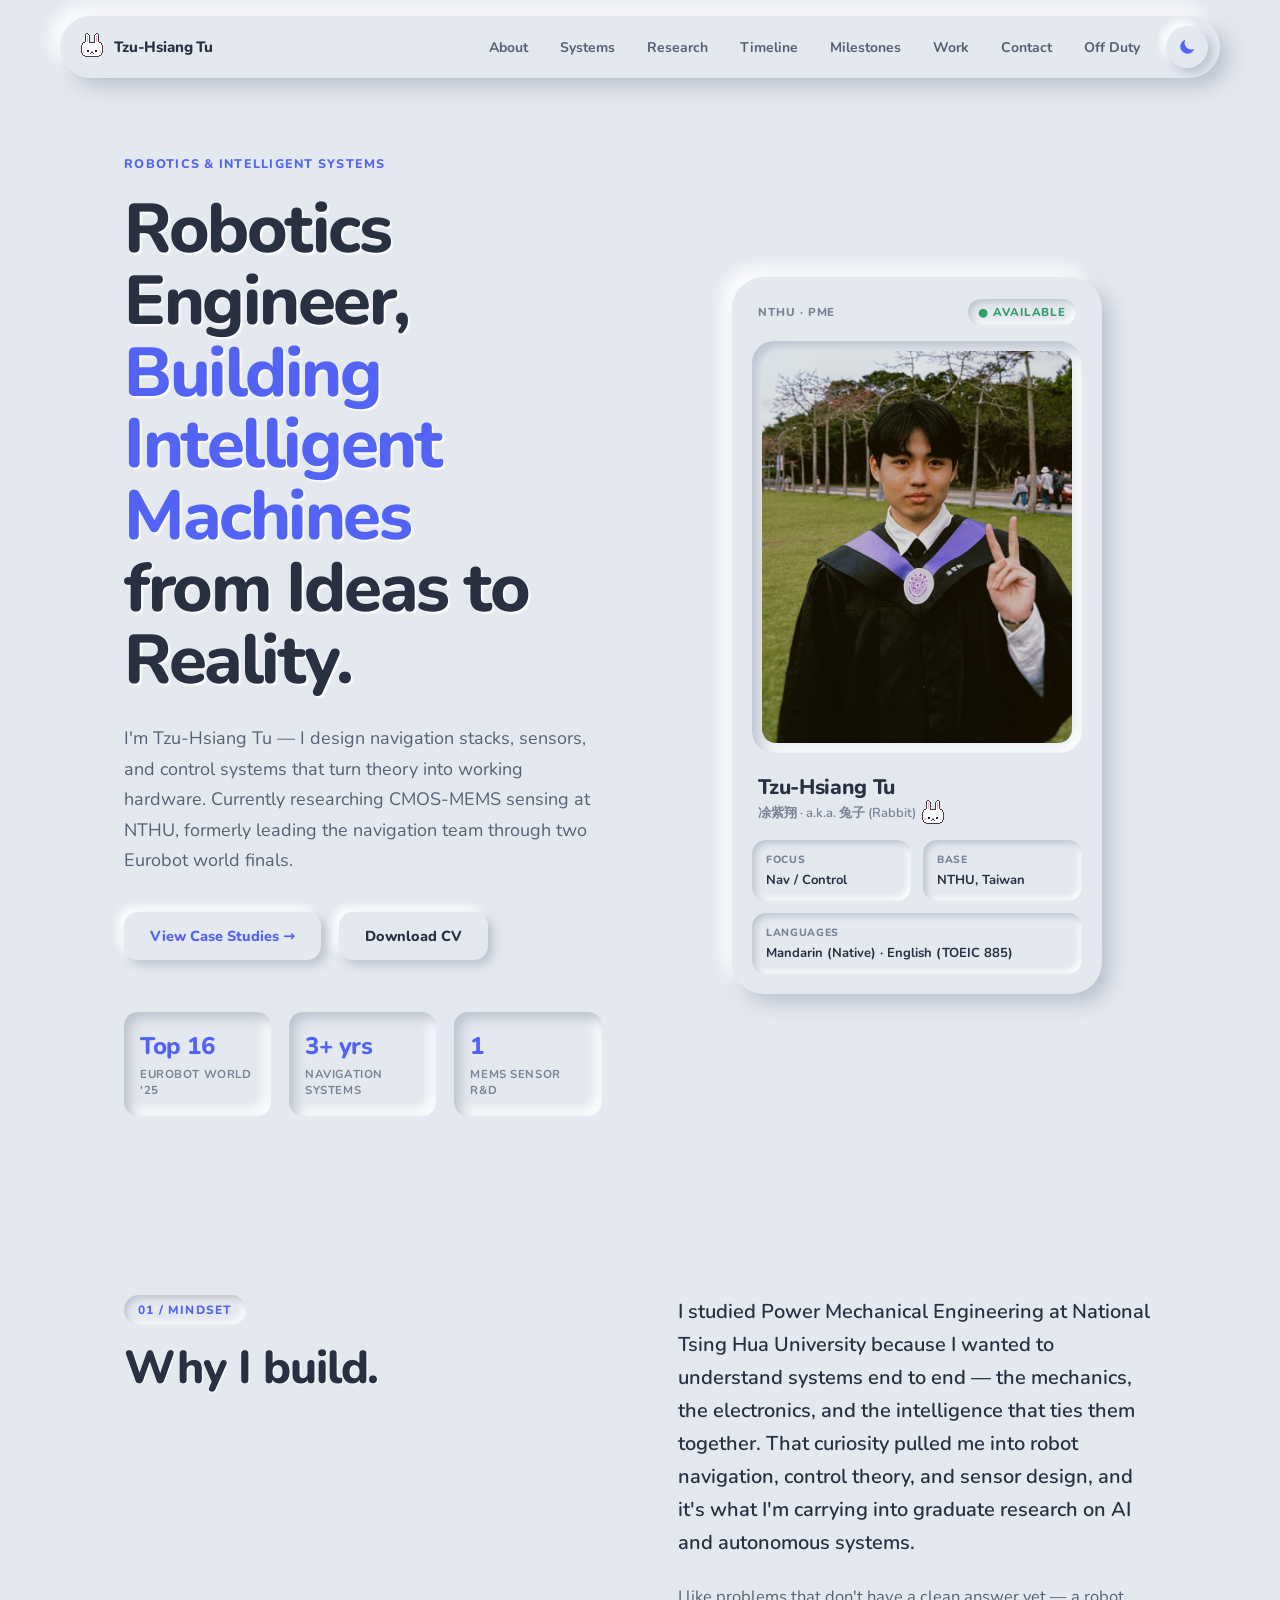
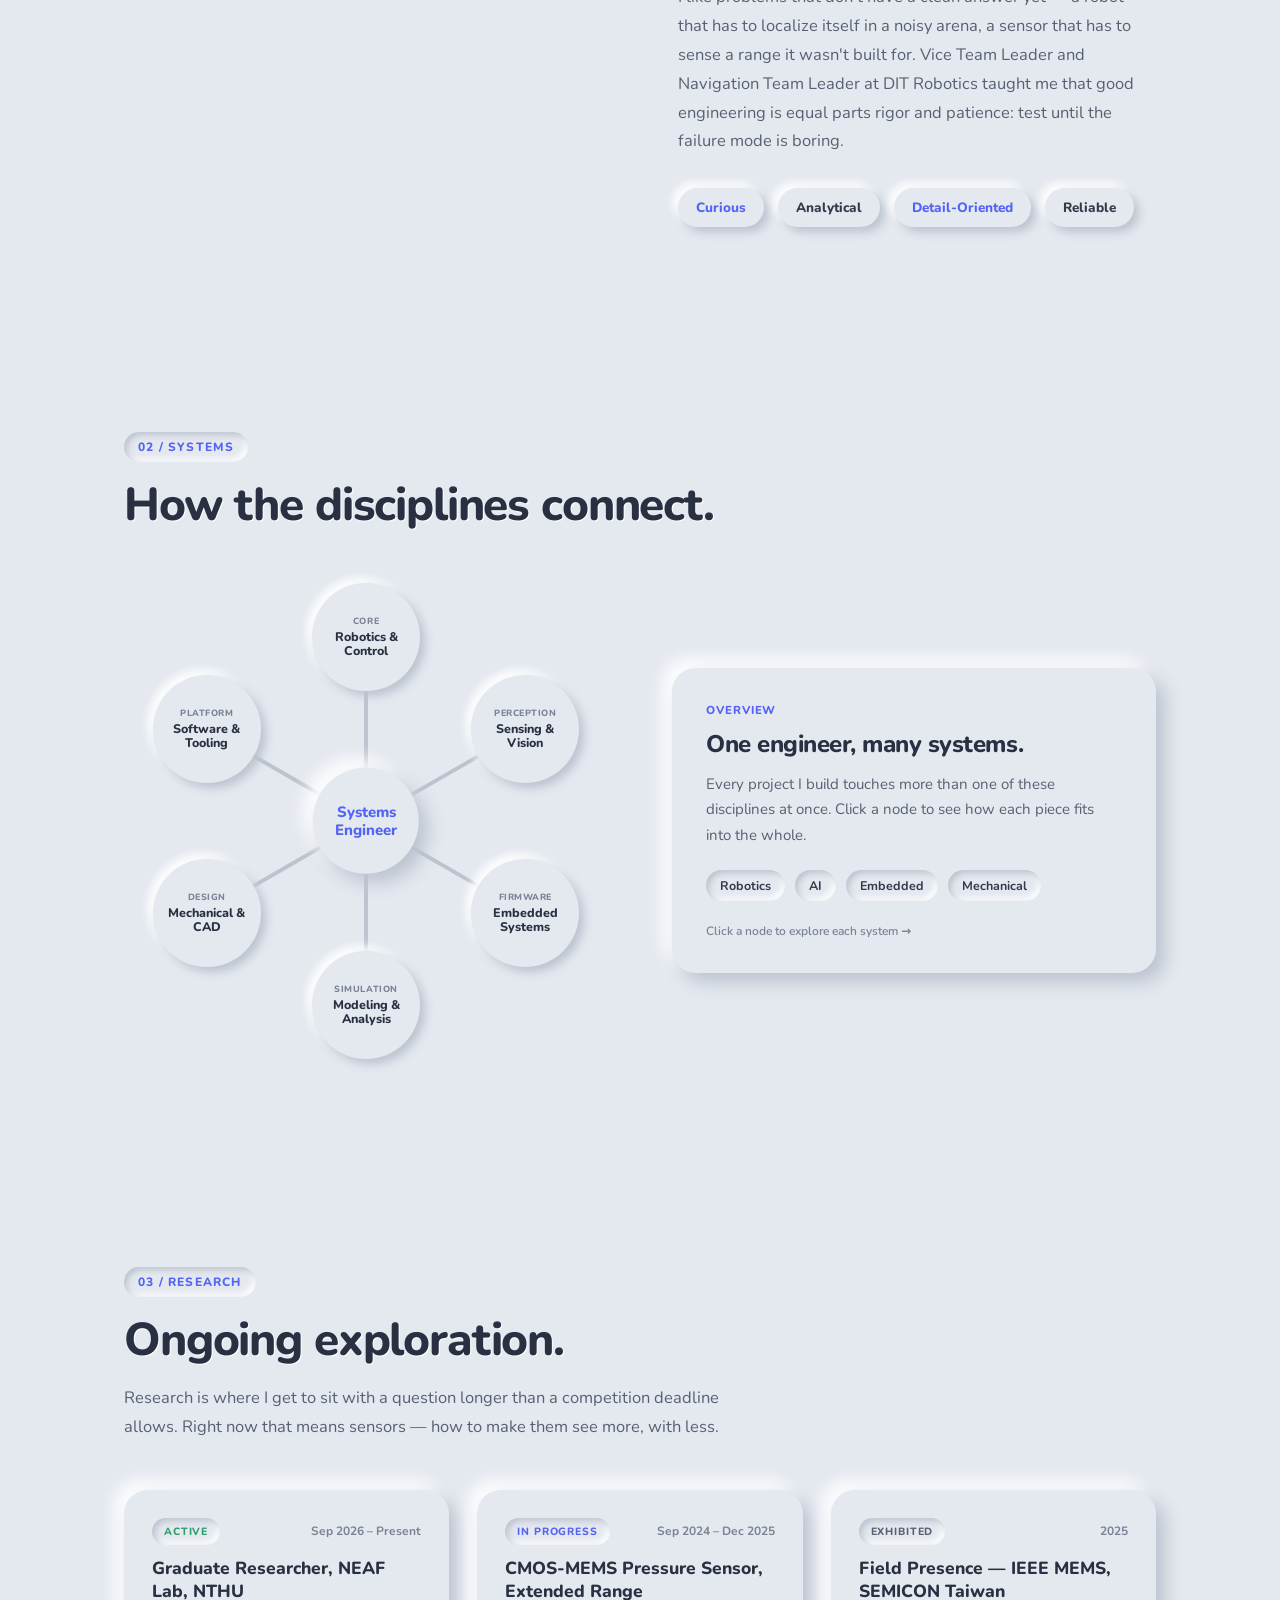
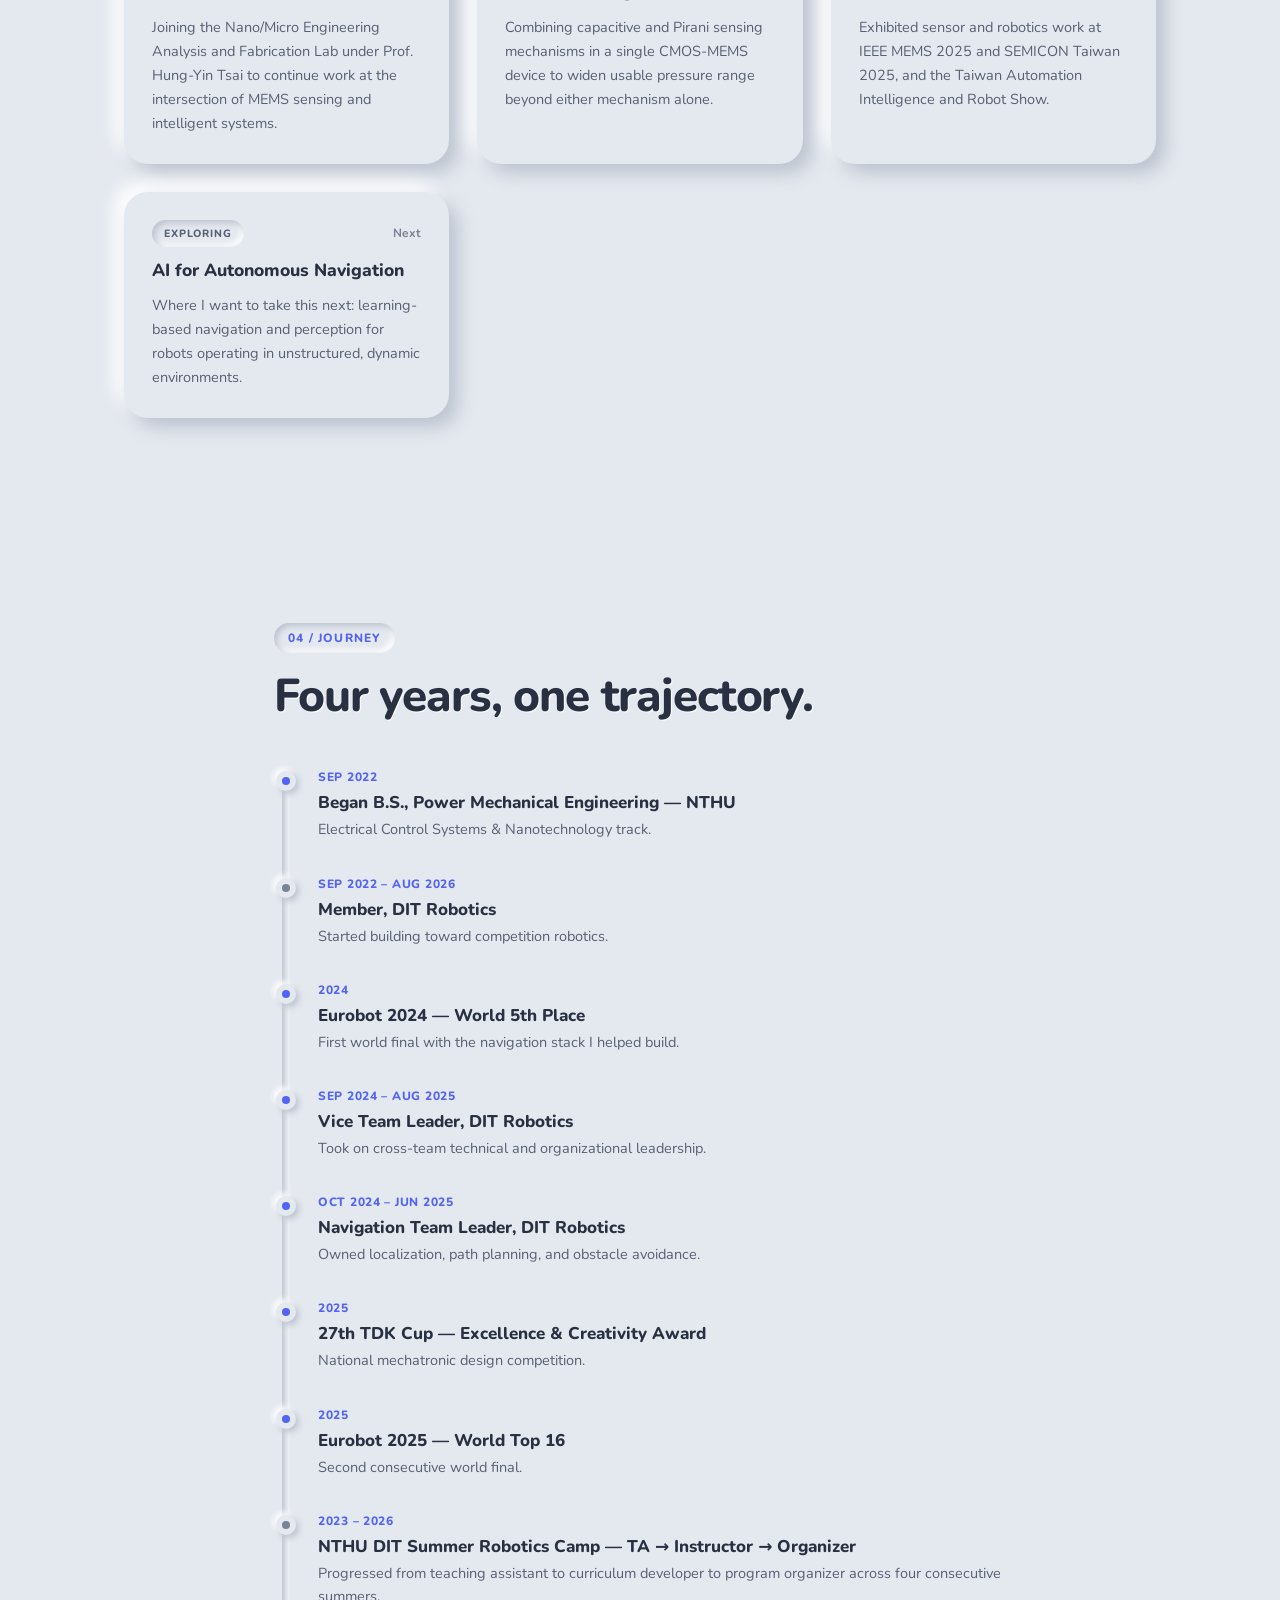
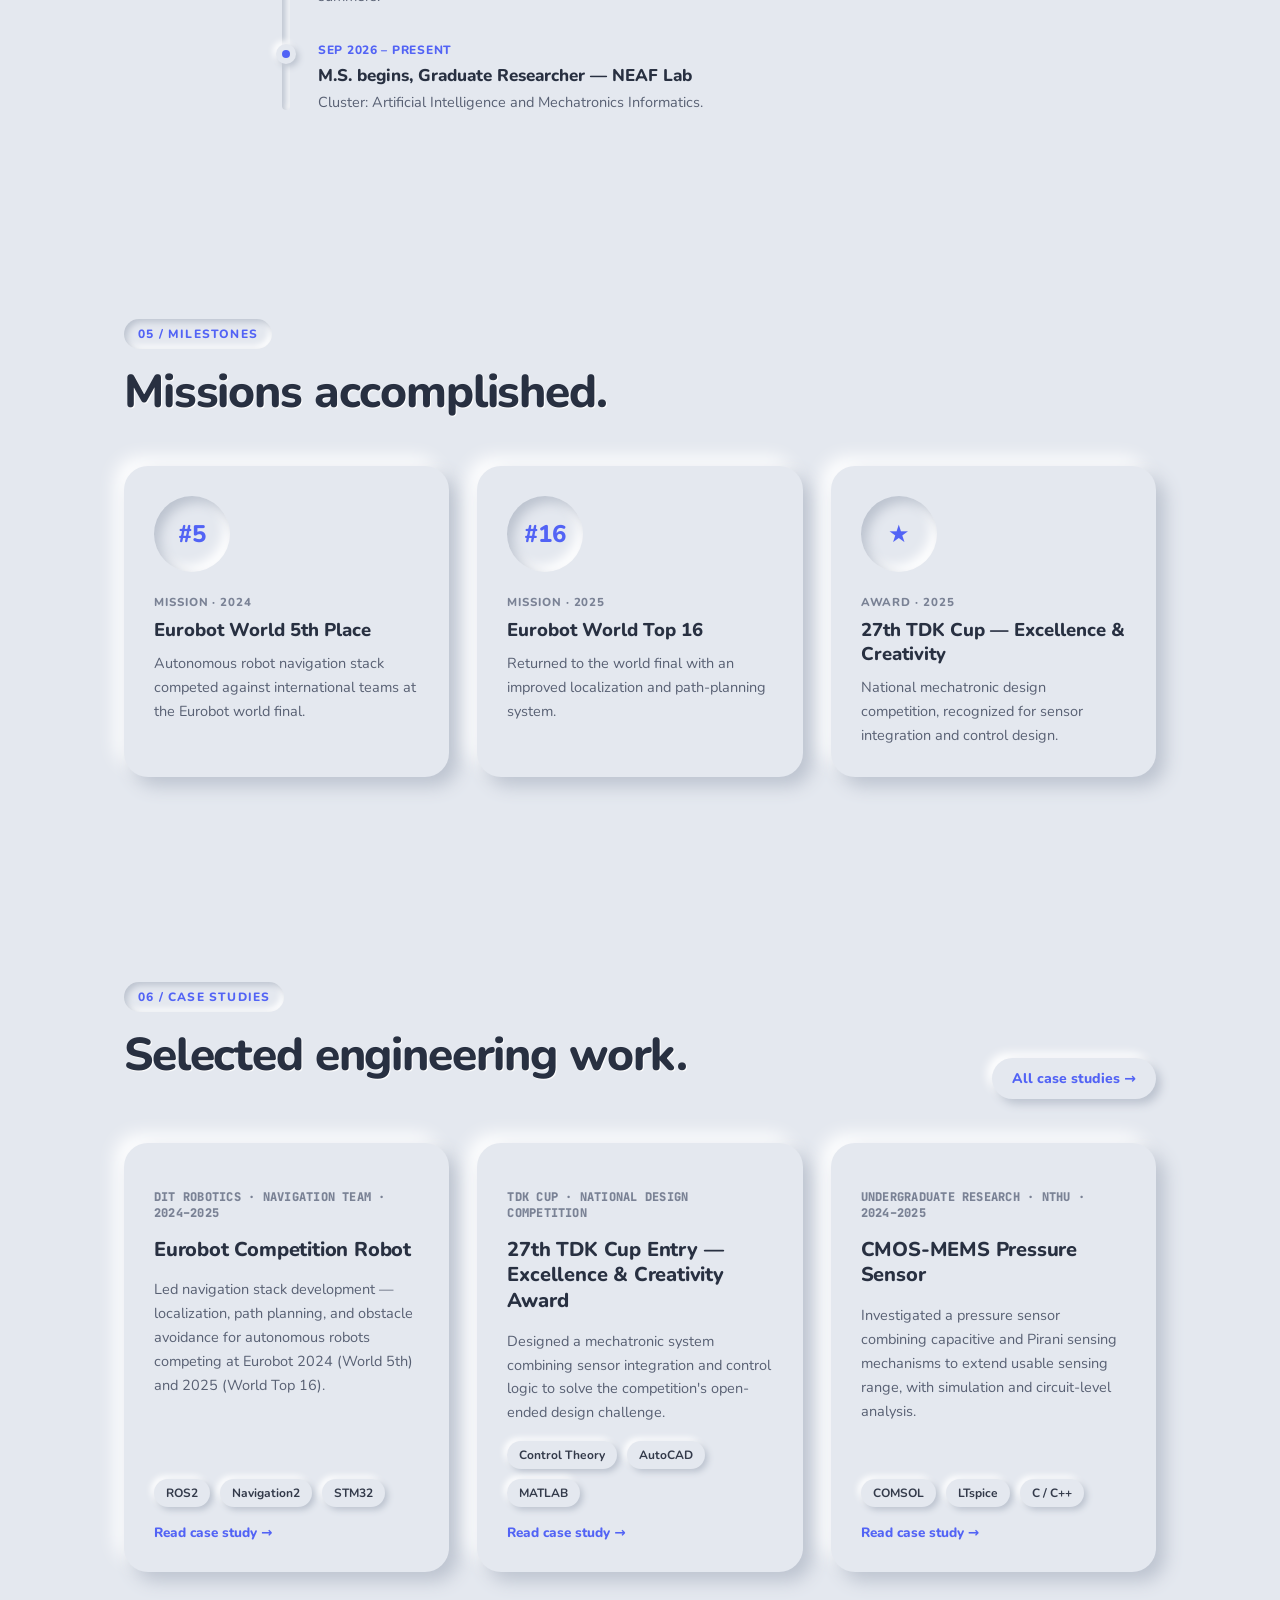
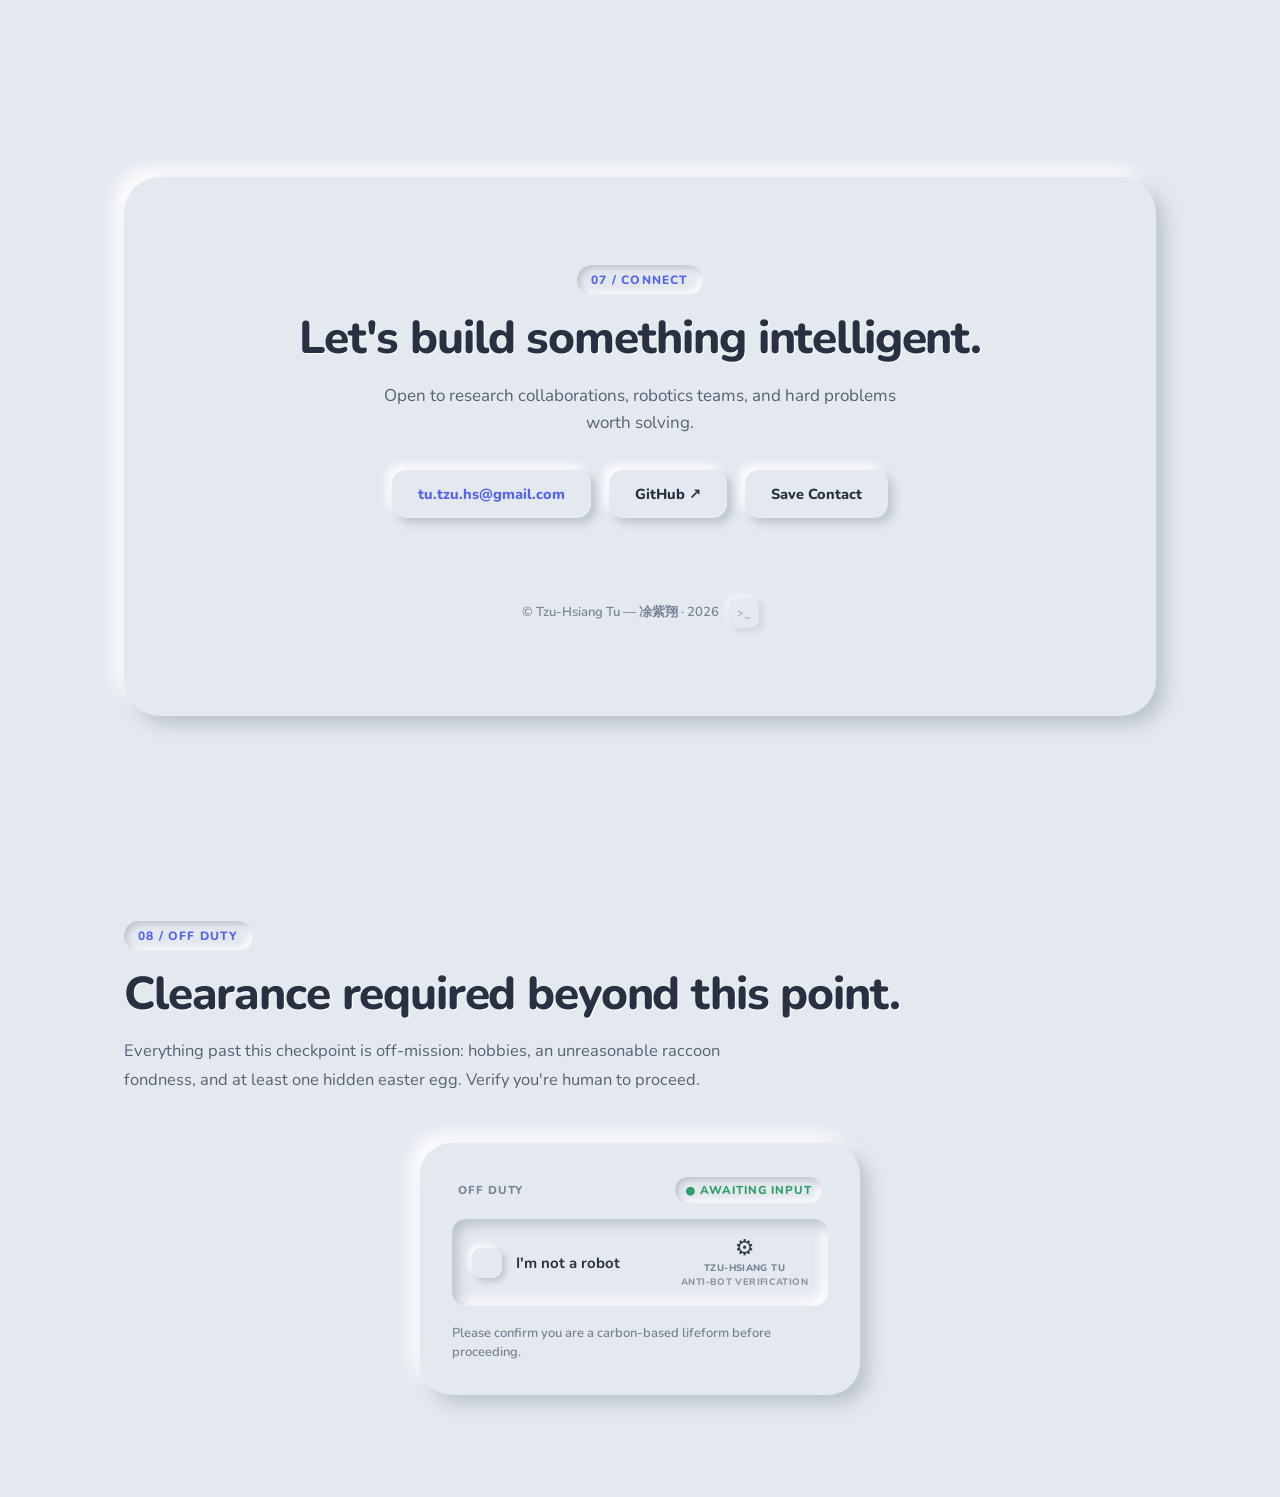
<file: index.html>
<!doctype html>
<html lang="en">
<head>
  <meta charset="utf-8" />
  <meta name="viewport" content="width=device-width,initial-scale=1" />
  <meta name="theme-color" content="#e4e8ef">
  <meta name="apple-mobile-web-app-capable" content="yes">
  <meta name="apple-mobile-web-app-status-bar-style" content="default">
  <title>Tzu-Hsiang Tu — Robotics Engineer</title>
  <link rel="icon" type="image/svg+xml" href="images/favicon.svg">
  <link rel="apple-touch-icon" href="images/apple-touch-icon.png">
  <link rel="preconnect" href="https://fonts.googleapis.com">
  <link rel="preconnect" href="https://fonts.gstatic.com" crossorigin>
  <link href="https://fonts.googleapis.com/css2?family=Nunito:wght@400;600;700;800&family=JetBrains+Mono:wght@400;500;700&display=swap" rel="stylesheet">
  <link rel="stylesheet" href="css/style.css">
  <script src="scripts/scheme.js"></script>
</head>
<body>
<div class="grid-backdrop"></div>
<div class="site">

  <nav class="site-nav">
    <div class="nav-brand"><span class="nav-bunny" data-pixel-art="rabbit" data-pixel-size="1" title="a.k.a. 兔子 (Rabbit)"></span>Tzu-Hsiang Tu</div>
    <button type="button" class="scheme-toggle" data-scheme-toggle aria-pressed="false" aria-label="Switch to dark mode">
      <svg class="icon-moon" viewBox="0 0 24 24" width="18" height="18" aria-hidden="true"><path fill="currentColor" d="M20.5 14.6A8.5 8.5 0 0 1 9.4 3.5a.6.6 0 0 0-.8-.7A9.5 9.5 0 1 0 21.2 15.4a.6.6 0 0 0-.7-.8Z"/></svg>
      <svg class="icon-sun" viewBox="0 0 24 24" width="18" height="18" aria-hidden="true"><circle cx="12" cy="12" r="4.5" fill="currentColor"/><g stroke="currentColor" stroke-width="2" stroke-linecap="round"><path d="M12 1.8v2.4M12 19.8v2.4M1.8 12h2.4M19.8 12h2.4M4.8 4.8l1.7 1.7M17.5 17.5l1.7 1.7M4.8 19.2l1.7-1.7M17.5 6.5l1.7-1.7"/></g></svg>
    </button>
    <button type="button" class="nav-toggle" aria-label="Toggle navigation menu" aria-expanded="false" aria-controls="nav-links">
      <span></span><span></span><span></span>
    </button>
    <div class="nav-links" id="nav-links">
      <a href="#about">About</a>
      <a href="#skills">Systems</a>
      <a href="#research">Research</a>
      <a href="#experience">Timeline</a>
      <a href="#awards">Milestones</a>
      <a href="#projects">Work</a>
      <a href="#contact">Contact</a>
      <a href="#off-duty">Off Duty</a>
    </div>
  </nav>

  <!-- HERO -->
  <section class="hero">
    <div class="glow-layer" data-glow></div>
    <div class="hero-copy">
      <div class="eyebrow">Robotics &amp; Intelligent Systems</div>
      <h1 class="hero-title">Robotics Engineer,<br>
        <span class="gradient-text">Building Intelligent Machines</span><br>
        from Ideas to Reality.
      </h1>
      <p class="hero-desc">I'm Tzu-Hsiang Tu — I design navigation stacks, sensors, and control systems that turn theory into working hardware. Currently researching CMOS-MEMS sensing at NTHU, formerly leading the navigation team through two Eurobot world finals.</p>
      <div class="hero-actions">
        <a href="#projects" class="btn btn-primary">View Case Studies →</a>
        <a href="files/CV.pdf" target="_blank" rel="noopener" class="btn btn-outline">Download CV</a>
      </div>
      <div class="hero-stats">
        <div>
          <div class="stat-num">Top 16</div>
          <div class="stat-label">Eurobot World '25</div>
        </div>
        <div>
          <div class="stat-num">3+ yrs</div>
          <div class="stat-label">Navigation Systems</div>
        </div>
        <div>
          <div class="stat-num">1</div>
          <div class="stat-label">MEMS Sensor R&amp;D</div>
        </div>
      </div>
    </div>

    <div class="id-card-wrap">
      <div class="id-card" data-glow>
        <div class="id-corner tl"></div>
        <div class="id-corner tr"></div>
        <div class="id-corner bl"></div>
        <div class="id-corner br"></div>

        <div class="id-head">
          <span>NTHU · PME</span>
          <span class="id-status">● Available</span>
        </div>

        <div class="id-photo">
          <img src="images/ME-portrait.jpg" alt="Tzu-Hsiang Tu" class="id-photo-img">
          <span class="scanline"></span>
        </div>

        <div class="id-name">Tzu-Hsiang Tu</div>
        <div class="id-name-zh">凃紫翔 · a.k.a. 兔子 (Rabbit) <span class="name-bunny" data-pixel-art="rabbit" data-pixel-size="1" aria-hidden="true"></span></div>

        <div class="id-meta-grid">
          <div class="id-meta-cell">
            <div class="id-meta-label">Focus</div>
            <div class="id-meta-value purple">Nav / Control</div>
          </div>
          <div class="id-meta-cell">
            <div class="id-meta-label">Base</div>
            <div class="id-meta-value cyan">NTHU, Taiwan</div>
          </div>
          <div class="id-meta-cell full">
            <div class="id-meta-label">Languages</div>
            <div class="id-meta-value">Mandarin (Native) · English (TOEIC 885)</div>
          </div>
        </div>
      </div>
    </div>
  </section>

  <!-- ABOUT -->
  <section id="about" class="section about-grid reveal">
    <div>
      <div class="section-label">01 / Mindset</div>
      <h2 class="section-title tight">Why I build.</h2>
    </div>
    <div>
      <p class="about-lead">I studied Power Mechanical Engineering at National Tsing Hua University because I wanted to understand systems end to end — the mechanics, the electronics, and the intelligence that ties them together. That curiosity pulled me into robot navigation, control theory, and sensor design, and it's what I'm carrying into graduate research on AI and autonomous systems.</p>
      <p class="about-body">I like problems that don't have a clean answer yet — a robot that has to localize itself in a noisy arena, a sensor that has to sense a range it wasn't built for. Vice Team Leader and Navigation Team Leader at DIT Robotics taught me that good engineering is equal parts rigor and patience: test until the failure mode is boring.</p>
      <div class="trait-tags">
        <span class="trait purple">Curious</span>
        <span class="trait cyan">Analytical</span>
        <span class="trait purple">Detail-Oriented</span>
        <span class="trait cyan">Reliable</span>
      </div>
    </div>
  </section>

  <!-- SKILLS NETWORK -->
  <section id="skills" class="section-alt reveal">
    <div class="glow-layer subtle" data-glow></div>
    <div class="section-inner">
      <div class="section-label">02 / Systems</div>
      <h2 class="section-title">How the disciplines connect.</h2>

      <div class="skills-layout">
        <div class="network" id="skills-network">
          <svg id="skills-lines" viewBox="0 0 100 100" preserveAspectRatio="none"></svg>
          <div class="hub" id="skills-hub">Systems<br>Engineer</div>
        </div>
        <div class="skills-detail" id="skills-detail"></div>
      </div>
    </div>
  </section>

  <!-- RESEARCH -->
  <section id="research" class="section reveal">
    <div class="section-label">03 / Research</div>
    <h2 class="section-title tight">Ongoing exploration.</h2>
    <p class="about-body section-intro-text">Research is where I get to sit with a question longer than a competition deadline allows. Right now that means sensors — how to make them see more, with less.</p>

    <div class="research-grid">
      <div class="research-card">
        <div class="research-head">
          <span class="badge active">Active</span>
          <span class="research-period">Sep 2026 – Present</span>
        </div>
        <div class="research-title">Graduate Researcher, NEAF Lab, NTHU</div>
        <p class="research-desc">Joining the Nano/Micro Engineering Analysis and Fabrication Lab under Prof. Hung-Yin Tsai to continue work at the intersection of MEMS sensing and intelligent systems.</p>
      </div>
      <div class="research-card">
        <div class="research-head">
          <span class="badge progress">In Progress</span>
          <span class="research-period">Sep 2024 – Dec 2025</span>
        </div>
        <div class="research-title">CMOS-MEMS Pressure Sensor, Extended Range</div>
        <p class="research-desc">Combining capacitive and Pirani sensing mechanisms in a single CMOS-MEMS device to widen usable pressure range beyond either mechanism alone.</p>
      </div>
      <div class="research-card">
        <div class="research-head">
          <span class="badge exhibited">Exhibited</span>
          <span class="research-period">2025</span>
        </div>
        <div class="research-title">Field Presence — IEEE MEMS, SEMICON Taiwan</div>
        <p class="research-desc">Exhibited sensor and robotics work at IEEE MEMS 2025 and SEMICON Taiwan 2025, and the Taiwan Automation Intelligence and Robot Show.</p>
      </div>
      <div class="research-card">
        <div class="research-head">
          <span class="badge exploring">Exploring</span>
          <span class="research-period">Next</span>
        </div>
        <div class="research-title">AI for Autonomous Navigation</div>
        <p class="research-desc">Where I want to take this next: learning-based navigation and perception for robots operating in unstructured, dynamic environments.</p>
      </div>
    </div>
  </section>

  <!-- EXPERIENCE TIMELINE -->
  <section id="experience" class="section-alt reveal">
    <div class="glow-layer subtle" data-glow></div>
    <div class="section-inner section-narrow">
      <div class="section-label">04 / Journey</div>
      <h2 class="section-title">Four years, one trajectory.</h2>

      <div class="timeline">
        <div class="timeline-item">
          <span class="timeline-dot cyan"></span>
          <div class="timeline-date">Sep 2022</div>
          <div class="timeline-title">Began B.S., Power Mechanical Engineering — NTHU</div>
          <div class="timeline-detail">Electrical Control Systems &amp; Nanotechnology track.</div>
        </div>
        <div class="timeline-item">
          <span class="timeline-dot neutral"></span>
          <div class="timeline-date">Sep 2022 – Aug 2026</div>
          <div class="timeline-title">Member, DIT Robotics</div>
          <div class="timeline-detail">Started building toward competition robotics.</div>
        </div>
        <div class="timeline-item">
          <span class="timeline-dot purple"></span>
          <div class="timeline-date">2024</div>
          <div class="timeline-title">Eurobot 2024 — World 5th Place</div>
          <div class="timeline-detail">First world final with the navigation stack I helped build.</div>
        </div>
        <div class="timeline-item">
          <span class="timeline-dot cyan"></span>
          <div class="timeline-date">Sep 2024 – Aug 2025</div>
          <div class="timeline-title">Vice Team Leader, DIT Robotics</div>
          <div class="timeline-detail">Took on cross-team technical and organizational leadership.</div>
        </div>
        <div class="timeline-item">
          <span class="timeline-dot cyan"></span>
          <div class="timeline-date">Oct 2024 – Jun 2025</div>
          <div class="timeline-title">Navigation Team Leader, DIT Robotics</div>
          <div class="timeline-detail">Owned localization, path planning, and obstacle avoidance.</div>
        </div>
        <div class="timeline-item">
          <span class="timeline-dot purple"></span>
          <div class="timeline-date">2025</div>
          <div class="timeline-title">27th TDK Cup — Excellence &amp; Creativity Award</div>
          <div class="timeline-detail">National mechatronic design competition.</div>
        </div>
        <div class="timeline-item">
          <span class="timeline-dot purple"></span>
          <div class="timeline-date">2025</div>
          <div class="timeline-title">Eurobot 2025 — World Top 16</div>
          <div class="timeline-detail">Second consecutive world final.</div>
        </div>
        <div class="timeline-item">
          <span class="timeline-dot neutral"></span>
          <div class="timeline-date">2023 – 2026</div>
          <div class="timeline-title">NTHU DIT Summer Robotics Camp — TA → Instructor → Organizer</div>
          <div class="timeline-detail">Progressed from teaching assistant to curriculum developer to program organizer across four consecutive summers.</div>
        </div>
        <div class="timeline-item">
          <span class="timeline-dot cyan"></span>
          <div class="timeline-date">Sep 2026 – Present</div>
          <div class="timeline-title">M.S. begins, Graduate Researcher — NEAF Lab</div>
          <div class="timeline-detail">Cluster: Artificial Intelligence and Mechatronics Informatics.</div>
        </div>
      </div>
    </div>
  </section>

  <!-- AWARDS / MILESTONES -->
  <section id="awards" class="section reveal">
    <div class="section-label">05 / Milestones</div>
    <h2 class="section-title">Missions accomplished.</h2>

    <div class="milestones-grid">
      <div class="milestone-card">
        <div class="milestone-rank">#5</div>
        <div class="milestone-meta">Mission · 2024</div>
        <div class="milestone-title">Eurobot World 5th Place</div>
        <p class="milestone-desc">Autonomous robot navigation stack competed against international teams at the Eurobot world final.</p>
      </div>
      <div class="milestone-card">
        <div class="milestone-rank">#16</div>
        <div class="milestone-meta">Mission · 2025</div>
        <div class="milestone-title">Eurobot World Top 16</div>
        <p class="milestone-desc">Returned to the world final with an improved localization and path-planning system.</p>
      </div>
      <div class="milestone-card">
        <div class="milestone-rank">★</div>
        <div class="milestone-meta">Award · 2025</div>
        <div class="milestone-title">27th TDK Cup — Excellence &amp; Creativity</div>
        <p class="milestone-desc">National mechatronic design competition, recognized for sensor integration and control design.</p>
      </div>
    </div>
  </section>

  <!-- PROJECTS PREVIEW -->
  <section id="projects" class="section reveal">
    <div class="projects-head">
      <div>
        <div class="section-label">06 / Case Studies</div>
        <h2 class="section-title tight">Selected engineering work.</h2>
      </div>
      <a href="projects.html" class="projects-all-link">All case studies →</a>
    </div>

    <div class="projects-grid">
      <a href="projects.html#eurobot" class="project-card">
        <div class="project-meta">DIT Robotics · Navigation Team · 2024–2025</div>
        <div class="project-title">Eurobot Competition Robot</div>
        <p class="project-blurb">Led navigation stack development — localization, path planning, and obstacle avoidance for autonomous robots competing at Eurobot 2024 (World 5th) and 2025 (World Top 16).</p>
        <div class="tag-row">
          <span class="tag">ROS2</span>
          <span class="tag">Navigation2</span>
          <span class="tag">STM32</span>
        </div>
        <div class="project-cta">Read case study →</div>
      </a>
      <a href="projects.html#tdkcup" class="project-card">
        <div class="project-meta">TDK Cup · National Design Competition</div>
        <div class="project-title">27th TDK Cup Entry — Excellence &amp; Creativity Award</div>
        <p class="project-blurb">Designed a mechatronic system combining sensor integration and control logic to solve the competition's open-ended design challenge.</p>
        <div class="tag-row">
          <span class="tag">Control Theory</span>
          <span class="tag">AutoCAD</span>
          <span class="tag">MATLAB</span>
        </div>
        <div class="project-cta">Read case study →</div>
      </a>
      <a href="projects.html#mems" class="project-card">
        <div class="project-meta">Undergraduate Research · NTHU · 2024–2025</div>
        <div class="project-title">CMOS-MEMS Pressure Sensor</div>
        <p class="project-blurb">Investigated a pressure sensor combining capacitive and Pirani sensing mechanisms to extend usable sensing range, with simulation and circuit-level analysis.</p>
        <div class="tag-row">
          <span class="tag">COMSOL</span>
          <span class="tag">LTspice</span>
          <span class="tag">C / C++</span>
        </div>
        <div class="project-cta">Read case study →</div>
      </a>
    </div>
  </section>

  <!-- CONTACT -->
  <section id="contact" class="section reveal">
    <div class="contact-box" data-glow>
      <div class="section-label">07 / Connect</div>
      <h2 class="section-title tight">Let's build something intelligent.</h2>
      <p class="contact-desc">Open to research collaborations, robotics teams, and hard problems worth solving.</p>
      <div class="contact-actions">
        <a href="mailto:tu.tzu.hs@gmail.com" class="btn btn-primary">tu.tzu.hs@gmail.com</a>
        <a href="https://github.com/Rabbit025879" target="_blank" rel="noopener" class="btn btn-outline">GitHub ↗</a>
        <a href="files/Tu-Tzu-Hsiang.vcf" download class="btn btn-outline">Save Contact</a>
      </div>
      <div class="site-footer">© Tzu-Hsiang Tu — 凃紫翔 · 2026<a class="term-egg" href="terminal.html" aria-label="Open terminal" title="$_">&gt;_</a></div>
    </div>
  </section>

  <!-- OFF DUTY CHECKPOINT -->
  <section id="off-duty" class="section reveal">
    <div class="section-label">08 / Off Duty</div>
    <h2 class="section-title tight">Clearance required beyond this point.</h2>
    <p class="about-body section-intro-text">Everything past this checkpoint is off-mission: hobbies, an unreasonable raccoon fondness, and at least one hidden easter egg. Verify you're human to proceed.</p>

    <div class="checkpoint-card">
      <div class="id-corner tl"></div>
      <div class="id-corner tr"></div>
      <div class="id-corner bl"></div>
      <div class="id-corner br"></div>
      <span class="checkpoint-scan" aria-hidden="true"></span>

      <div class="id-head">
        <span>Off Duty</span>
        <span class="id-status" id="checkpoint-status">● Awaiting Input</span>
      </div>

      <button type="button" class="recaptcha-box" id="checkpoint-checkbox" role="checkbox" aria-checked="false" aria-label="I'm not a robot">
        <span class="recaptcha-row">
          <span class="recaptcha-checkbox" aria-hidden="true">
            <span class="recaptcha-spinner"></span>
            <span class="recaptcha-check-mark"></span>
          </span>
          <span class="recaptcha-label">I'm not a robot</span>
        </span>
        <span class="recaptcha-brand" aria-hidden="true">
          <span class="recaptcha-logo">⚙️</span>
          <span class="recaptcha-fine">Tzu-Hsiang Tu<br><span>Anti-Bot Verification</span></span>
        </span>
      </button>

      <p class="checkpoint-note" id="checkpoint-note">Please confirm you are a carbon-based lifeform before proceeding.</p>
    </div>
  </section>

</div>
</body>
<script type="module" src="scripts/nav.js"></script>
<script type="module" src="scripts/skills.js"></script>
<script type="module" src="scripts/reveal.js"></script>
<script type="module" src="scripts/checkpoint.js"></script>
<script type="module" src="scripts/terminal-egg.js"></script>
<script type="module" src="scripts/pixel-mount.js"></script>
</html>
</file>
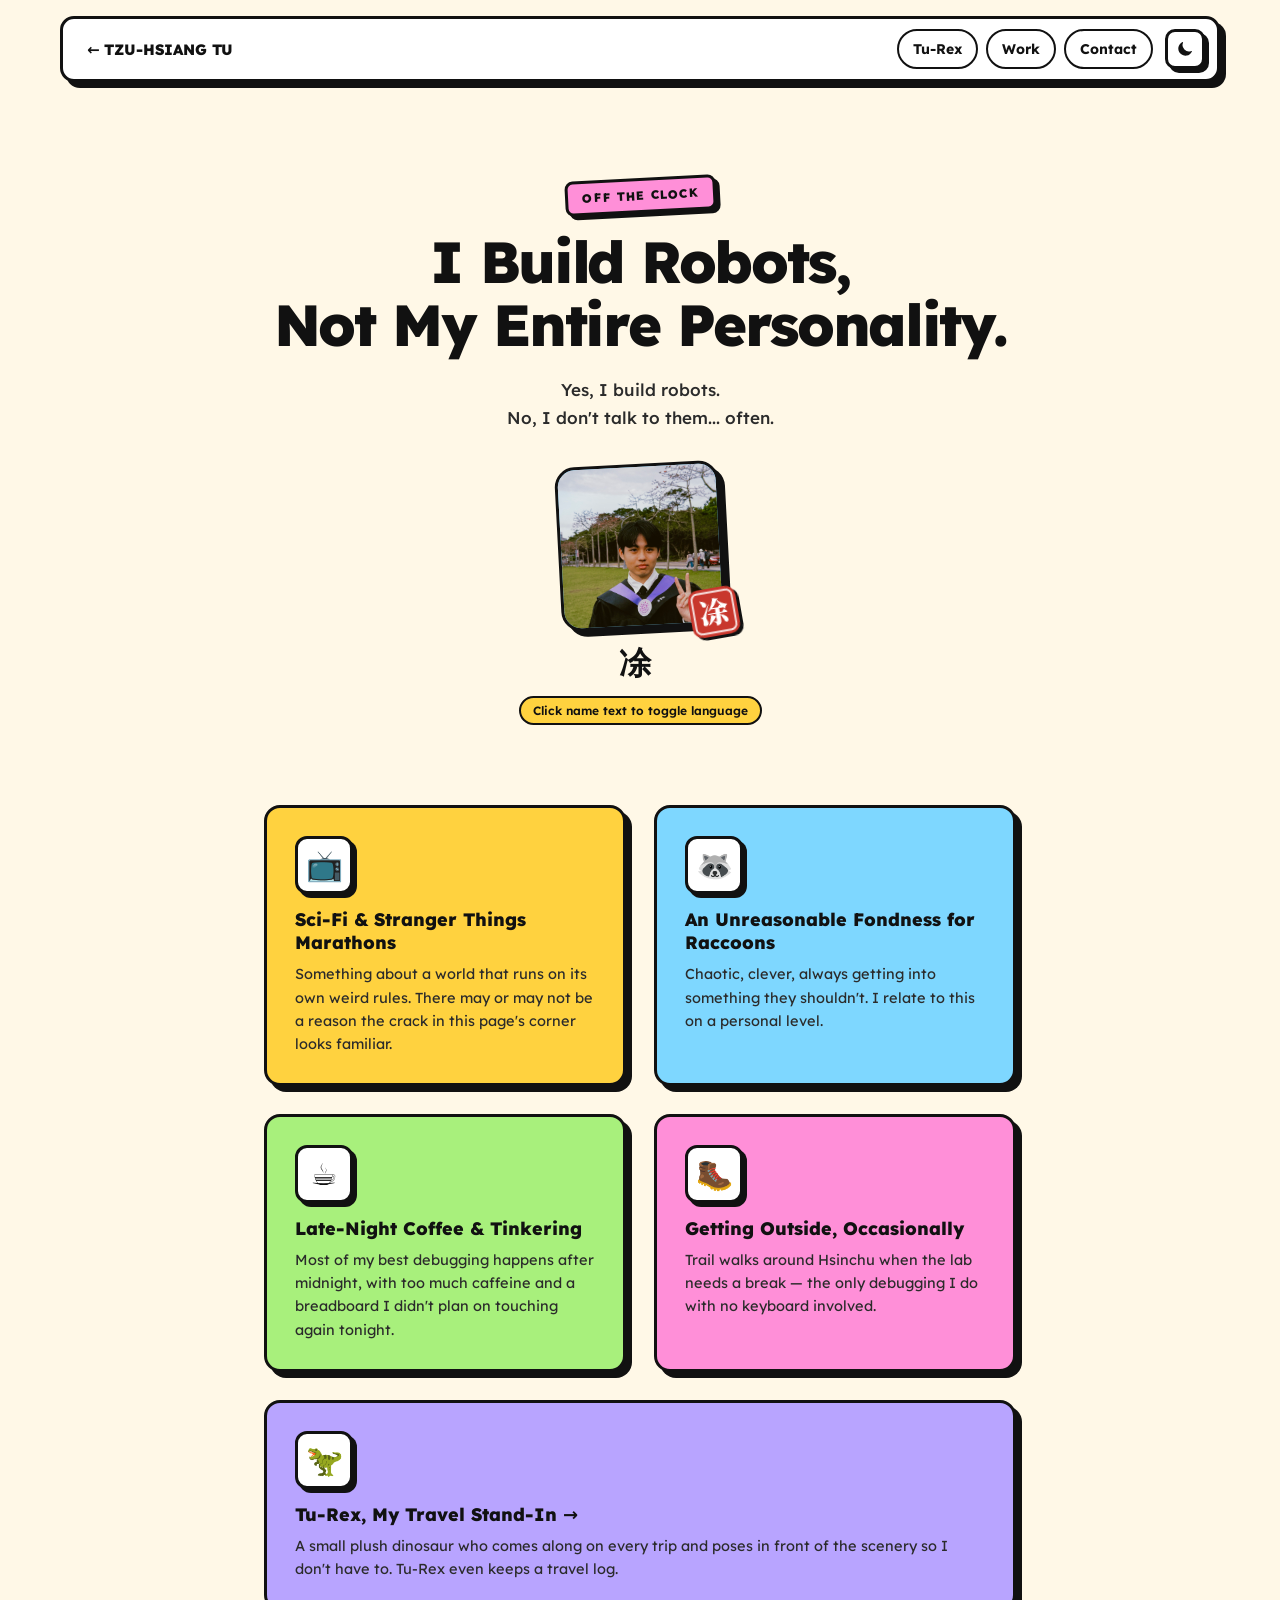
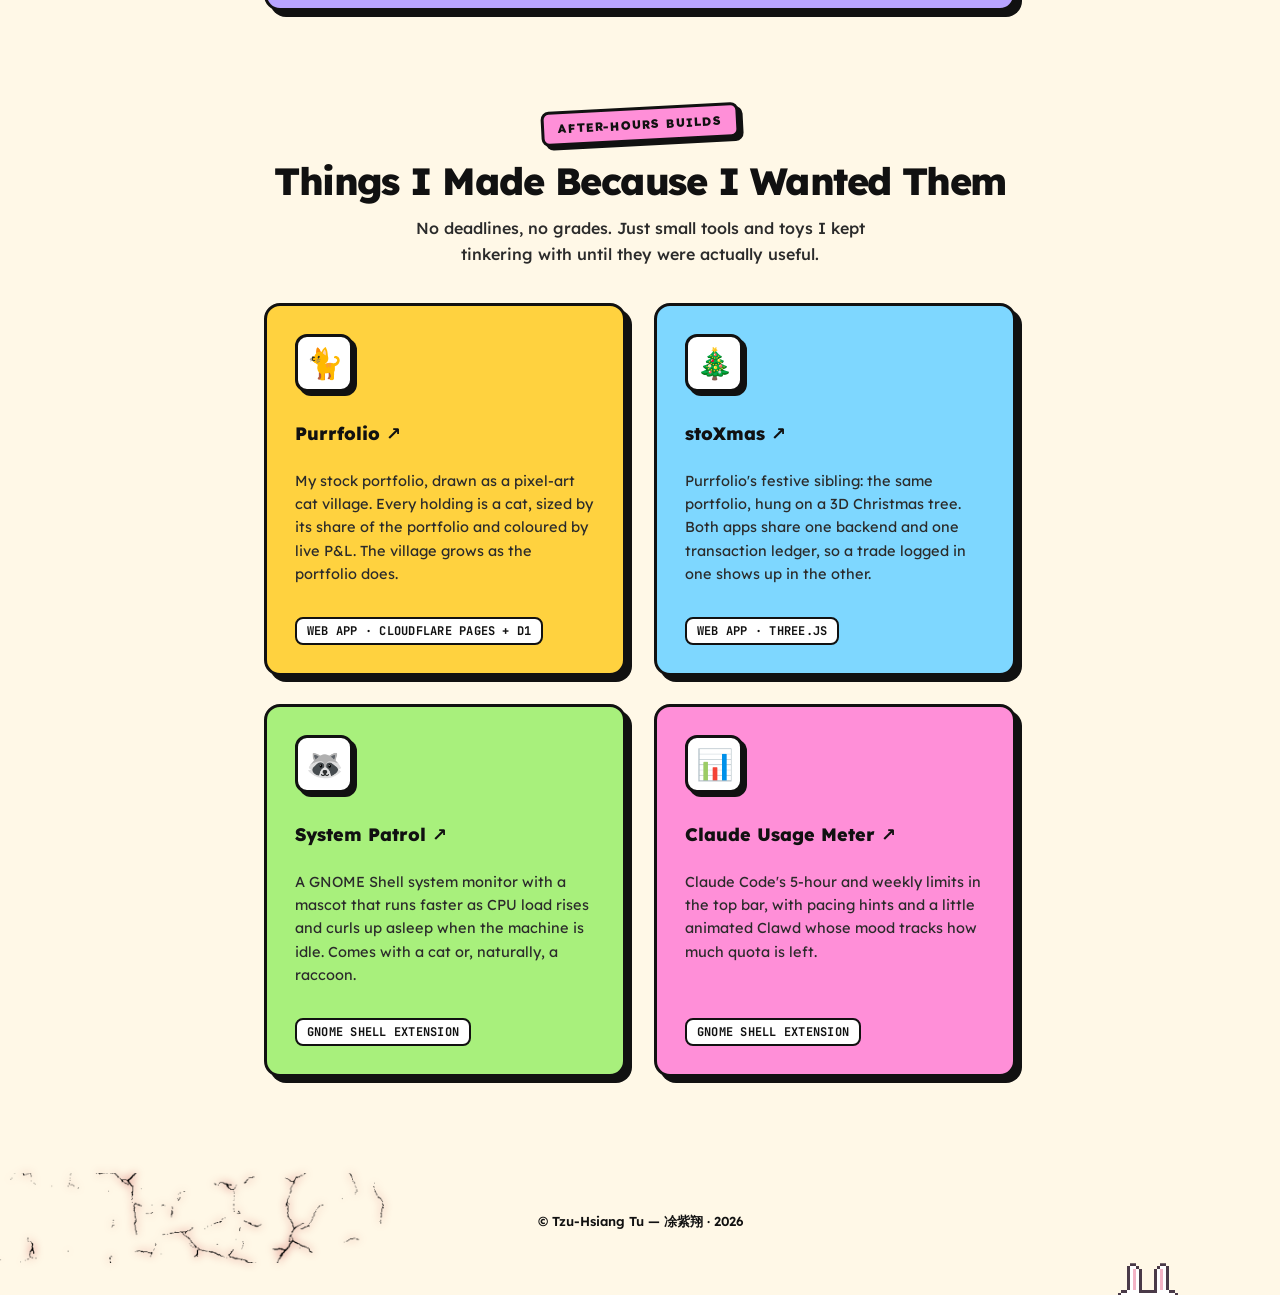
<file: life.html>
<!doctype html>
<html lang="en" class="offduty">
<head>
  <meta charset="utf-8" />
  <meta name="viewport" content="width=device-width,initial-scale=1" />
  <meta name="theme-color" content="#fff8e7" data-light="#fff8e7" data-dark="#16141d">
  <meta name="apple-mobile-web-app-capable" content="yes">
  <meta name="apple-mobile-web-app-status-bar-style" content="default">
  <title>Off Duty — Tzu-Hsiang Tu</title>
  <link rel="icon" type="image/svg+xml" href="images/favicon.svg">
  <link rel="apple-touch-icon" href="images/apple-touch-icon.png">
  <link rel="preconnect" href="https://fonts.googleapis.com">
  <link rel="preconnect" href="https://fonts.gstatic.com" crossorigin>
  <link href="https://fonts.googleapis.com/css2?family=Lexend:wght@400;500;600;700;800&family=Nunito:wght@400;600;700;800&family=JetBrains+Mono:wght@400;500;700&display=swap" rel="stylesheet">
  <link rel="stylesheet" href="css/style.css">
  <link rel="stylesheet" href="css/life.css">
  <script src="scripts/scheme.js"></script>
</head>
<body class="life-page">
<div id="game-banner"></div>
<div id="game-property"></div>
<nav class="site-nav">
  <a href="index.html" class="nav-brand">← Tzu-Hsiang Tu</a>
  <button type="button" class="scheme-toggle" data-scheme-toggle aria-pressed="false" aria-label="Switch to dark mode">
    <svg class="icon-moon" viewBox="0 0 24 24" width="18" height="18" aria-hidden="true"><path fill="currentColor" d="M20.5 14.6A8.5 8.5 0 0 1 9.4 3.5a.6.6 0 0 0-.8-.7A9.5 9.5 0 1 0 21.2 15.4a.6.6 0 0 0-.7-.8Z"/></svg>
    <svg class="icon-sun" viewBox="0 0 24 24" width="18" height="18" aria-hidden="true"><circle cx="12" cy="12" r="4.5" fill="currentColor"/><g stroke="currentColor" stroke-width="2" stroke-linecap="round"><path d="M12 1.8v2.4M12 19.8v2.4M1.8 12h2.4M19.8 12h2.4M4.8 4.8l1.7 1.7M17.5 17.5l1.7 1.7M4.8 19.2l1.7-1.7M17.5 6.5l1.7-1.7"/></g></svg>
  </button>
  <button type="button" class="nav-toggle" aria-label="Toggle navigation menu" aria-expanded="false" aria-controls="nav-links">
    <span></span><span></span><span></span>
  </button>
  <div class="nav-links" id="nav-links">
    <a href="tu-rex.html">Tu-Rex</a>
    <a href="projects.html">Work</a>
    <a href="index.html#contact">Contact</a>
  </div>
</nav>
<div id="page-root">
<div class="grid-backdrop"></div>
<div class="site">

  <header class="life-hero">
    <div class="section-label">Off the Clock</div>
    <h1>I Build Robots, <br>Not My Entire Personality.</h1>
    <p>Yes, I build robots. <br> No, I don't talk to them... often.</p>
  </header>

  <div class="avatar-trigger-wrap">
    <div class="avatar-stamp">
      <div class="avatar-trigger">
        <img id="avatar-img" src="images/ME.JPEG" alt="Tzu-Hsiang Tu">
      </div>
      <span class="name-seal" tabindex="0" role="img" aria-label="凃 — two dots (冫), not 涂" data-tip="It's &quot;凃&quot;,&#10;not &quot;涂&quot;"><img src="images/seal-tu.svg" alt=""></span>
    </div>
    <div class="name-hover">
      <h1 id="name-text" class="avatar-name"></h1>
    </div>
    <div class="avatar-hint">Click name text to toggle language</div>
  </div>

  <section class="hobbies-section">
    <div class="hobbies-grid">
      <div class="hobby-card">
        <div class="hobby-icon">📺</div>
        <div class="hobby-title">Sci-Fi &amp; Stranger Things Marathons</div>
        <p class="hobby-desc">Something about a world that runs on its own weird rules. There may or may not be a reason the crack in this page's corner looks familiar.</p>
      </div>
      <div class="hobby-card">
        <div class="hobby-icon">🦝</div>
        <div class="hobby-title">An Unreasonable Fondness for Raccoons</div>
        <p class="hobby-desc">Chaotic, clever, always getting into something they shouldn't. I relate to this on a personal level.</p>
      </div>
      <div class="hobby-card">
        <div class="hobby-icon">☕</div>
        <div class="hobby-title">Late-Night Coffee &amp; Tinkering</div>
        <p class="hobby-desc">Most of my best debugging happens after midnight, with too much caffeine and a breadboard I didn't plan on touching again tonight.</p>
      </div>
      <div class="hobby-card">
        <div class="hobby-icon">🥾</div>
        <div class="hobby-title">Getting Outside, Occasionally</div>
        <p class="hobby-desc">Trail walks around Hsinchu when the lab needs a break — the only debugging I do with no keyboard involved.</p>
      </div>
      <a class="hobby-card hobby-card--link" href="tu-rex.html">
        <div class="hobby-icon">🦖</div>
        <div class="hobby-title">Tu-Rex, My Travel Stand-In <span class="hobby-arrow" aria-hidden="true">→</span></div>
        <p class="hobby-desc">A small plush dinosaur who comes along on every trip and poses in front of the scenery so I don't have to. Tu-Rex even keeps a travel log.</p>
      </a>
    </div>
  </section>

  <section class="side-projects" id="side-projects">
    <header class="side-projects-head">
      <div class="section-label">After-Hours Builds</div>
      <h2>Things I Made Because I Wanted Them</h2>
      <p>No deadlines, no grades. Just small tools and toys I kept tinkering with until they were actually useful.</p>
    </header>
    <div class="hobbies-grid">
      <a class="hobby-card project-card" href="https://purrfolio.pages.dev" target="_blank" rel="noopener">
        <div class="hobby-icon">🐈</div>
        <div class="hobby-title">Purrfolio <span class="hobby-arrow" aria-hidden="true">↗</span></div>
        <p class="hobby-desc">My stock portfolio, drawn as a pixel-art cat village. Every holding is a cat, sized by its share of the portfolio and coloured by live P&amp;L. The village grows as the portfolio does.</p>
        <div class="project-meta">Web app · Cloudflare Pages + D1</div>
      </a>
      <a class="hobby-card project-card" href="https://stoxmas.pages.dev" target="_blank" rel="noopener">
        <div class="hobby-icon">🎄</div>
        <div class="hobby-title">stoXmas <span class="hobby-arrow" aria-hidden="true">↗</span></div>
        <p class="hobby-desc">Purrfolio's festive sibling: the same portfolio, hung on a 3D Christmas tree. Both apps share one backend and one transaction ledger, so a trade logged in one shows up in the other.</p>
        <div class="project-meta">Web app · Three.js</div>
      </a>
      <a class="hobby-card project-card" href="https://github.com/Rabbit025879/system-patrol" target="_blank" rel="noopener">
        <div class="hobby-icon">🦝</div>
        <div class="hobby-title">System Patrol <span class="hobby-arrow" aria-hidden="true">↗</span></div>
        <p class="hobby-desc">A GNOME Shell system monitor with a mascot that runs faster as CPU load rises and curls up asleep when the machine is idle. Comes with a cat or, naturally, a raccoon.</p>
        <div class="project-meta">GNOME Shell extension</div>
      </a>
      <a class="hobby-card project-card" href="https://github.com/Rabbit025879/claude-usage-gnome-extension" target="_blank" rel="noopener">
        <div class="hobby-icon">📊</div>
        <div class="hobby-title">Claude Usage Meter <span class="hobby-arrow" aria-hidden="true">↗</span></div>
        <p class="hobby-desc">Claude Code's 5-hour and weekly limits in the top bar, with pacing hints and a little animated Clawd whose mood tracks how much quota is left.</p>
        <div class="project-meta">GNOME Shell extension</div>
      </a>
    </div>
  </section>

  <img id="crack-overlay" src="images/Crack.png" alt="">
  <footer class="site-footer life-footer">
    © Tzu-Hsiang Tu — 凃紫翔 · 2026
    <a class="peek-rabbit" href="terminal.html" aria-label="Follow the white rabbit">
      <span class="peek-rabbit-bubble">follow the white rabbit →</span>
      <span class="peek-rabbit-sprite" data-pixel-art="rabbit" data-pixel-size="3"></span>
    </a>
  </footer>
  
</div>
<canvas id="lightning-canvas"></canvas>
</div>
</body>
<script type="module" src="scripts/nav.js"></script>
<script type="module" src="scripts/avatar.js"></script>
<script type="module" src="scripts/stranger-things.js"></script>
<script type="module" src="scripts/pixel-mount.js"></script>
</html>
</file>
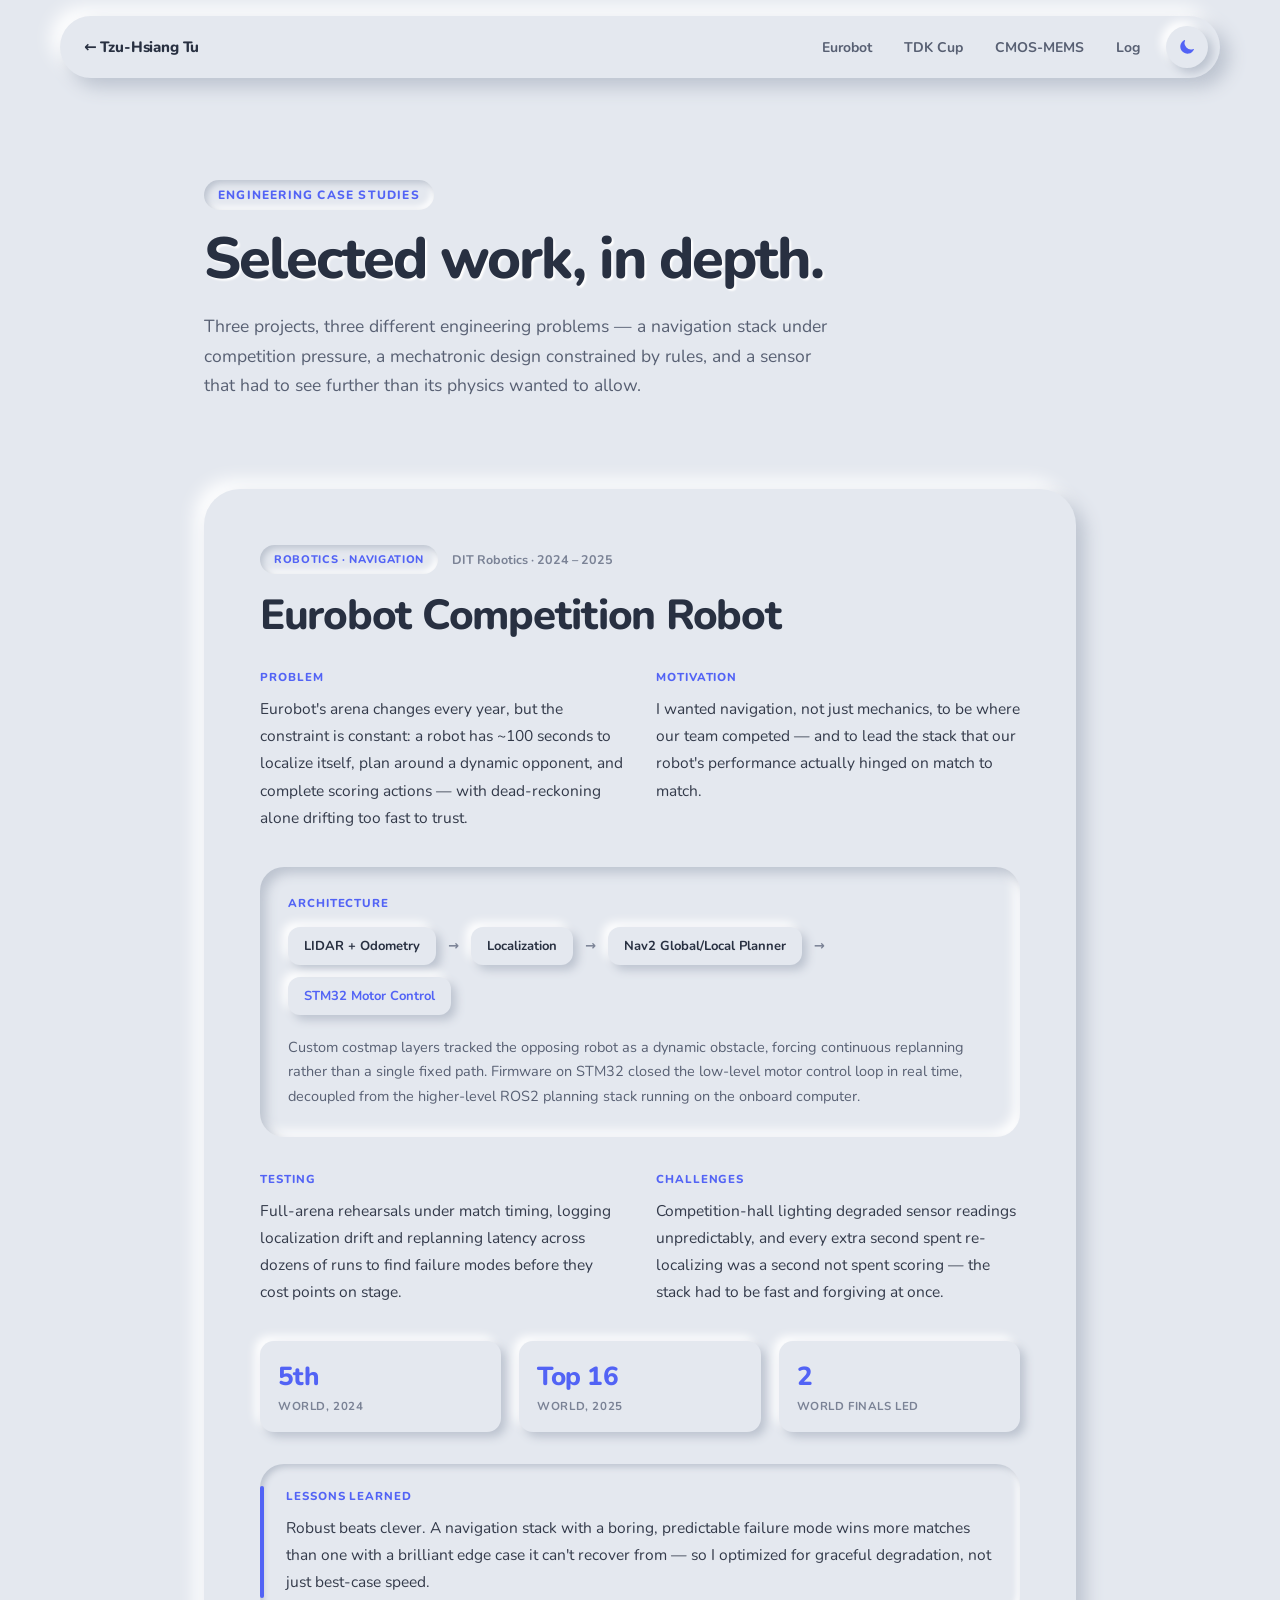
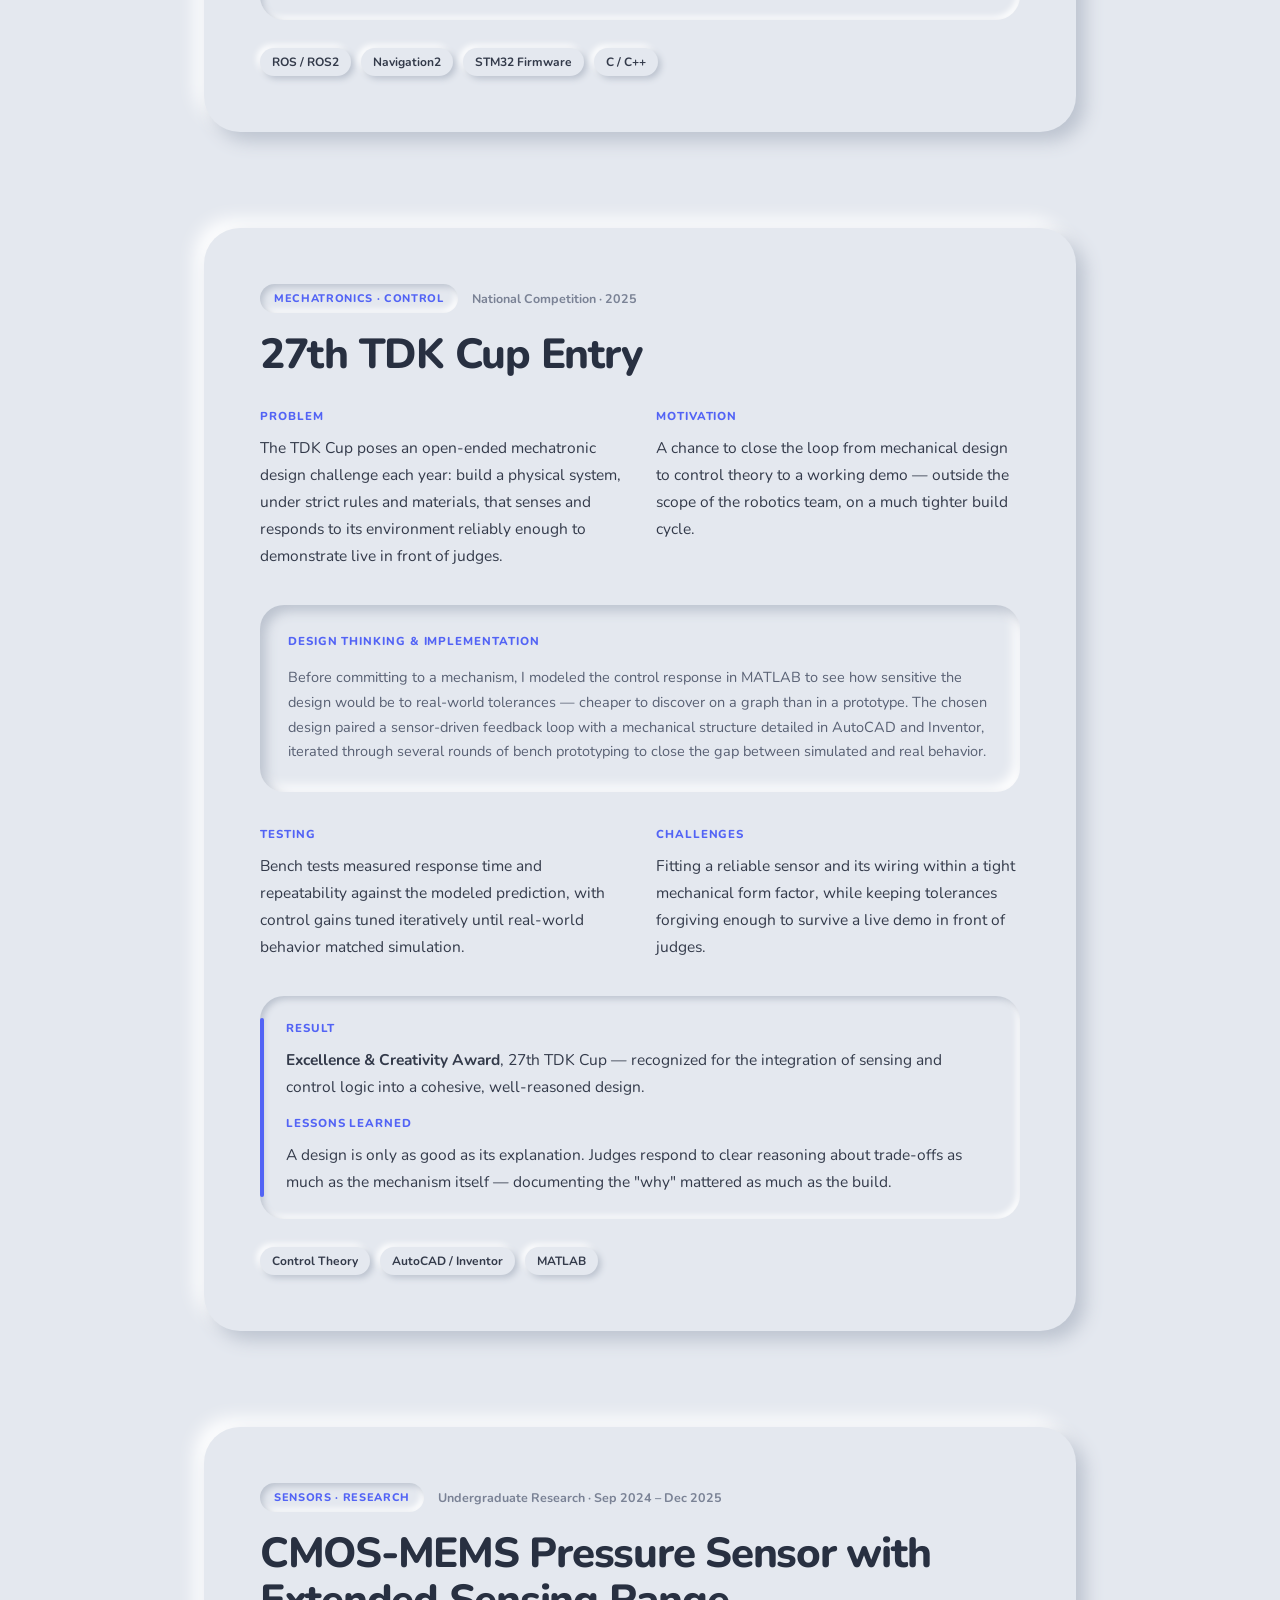
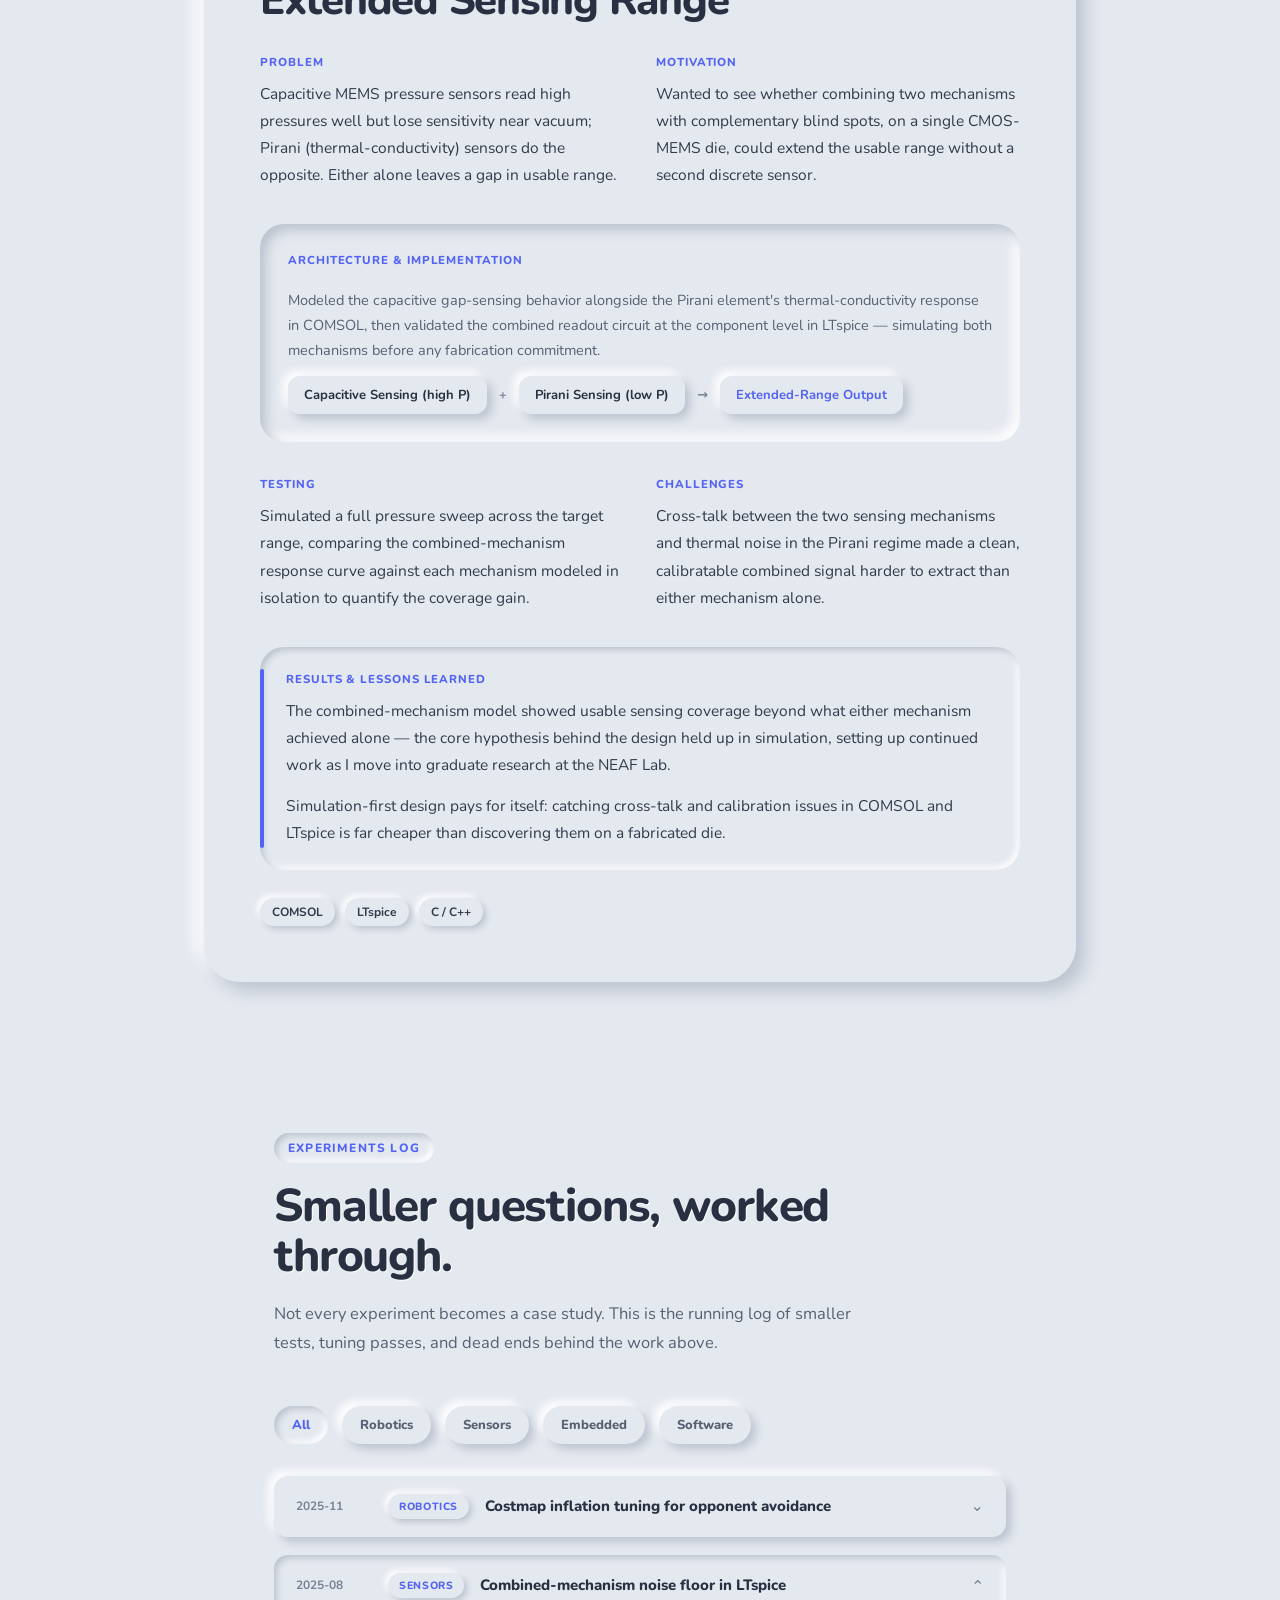
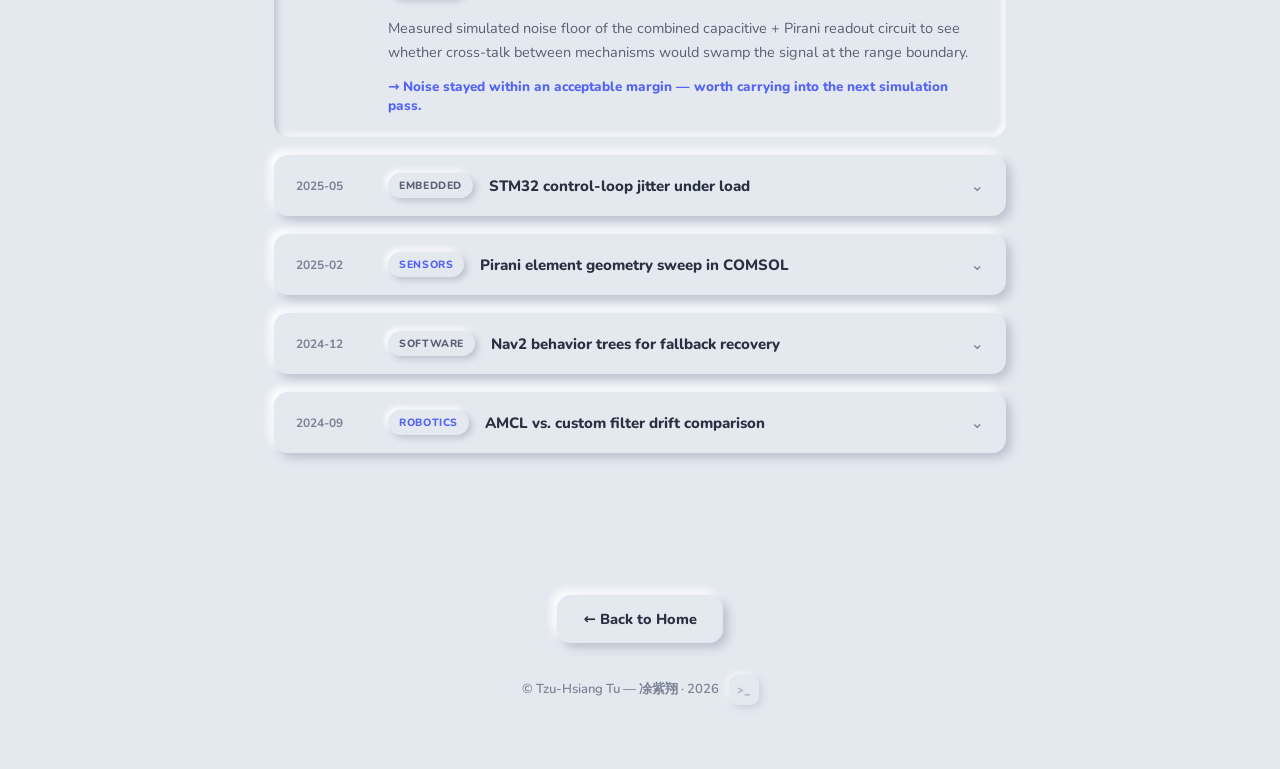
<file: projects.html>
<!doctype html>
<html lang="en">
<head>
  <meta charset="utf-8" />
  <meta name="viewport" content="width=device-width,initial-scale=1" />
  <meta name="theme-color" content="#e4e8ef">
  <meta name="apple-mobile-web-app-capable" content="yes">
  <meta name="apple-mobile-web-app-status-bar-style" content="default">
  <title>Case Studies — Tzu-Hsiang Tu</title>
  <link rel="icon" type="image/svg+xml" href="images/favicon.svg">
  <link rel="apple-touch-icon" href="images/apple-touch-icon.png">
  <link rel="preconnect" href="https://fonts.googleapis.com">
  <link rel="preconnect" href="https://fonts.gstatic.com" crossorigin>
  <link href="https://fonts.googleapis.com/css2?family=Nunito:wght@400;600;700;800&family=JetBrains+Mono:wght@400;500;700&display=swap" rel="stylesheet">
  <link rel="stylesheet" href="css/style.css">
  <script src="scripts/scheme.js"></script>
</head>
<body>
<div class="grid-backdrop"></div>
<div class="site">

  <nav class="site-nav">
    <a href="index.html" class="nav-brand">← Tzu-Hsiang Tu</a>
    <button type="button" class="scheme-toggle" data-scheme-toggle aria-pressed="false" aria-label="Switch to dark mode">
      <svg class="icon-moon" viewBox="0 0 24 24" width="18" height="18" aria-hidden="true"><path fill="currentColor" d="M20.5 14.6A8.5 8.5 0 0 1 9.4 3.5a.6.6 0 0 0-.8-.7A9.5 9.5 0 1 0 21.2 15.4a.6.6 0 0 0-.7-.8Z"/></svg>
      <svg class="icon-sun" viewBox="0 0 24 24" width="18" height="18" aria-hidden="true"><circle cx="12" cy="12" r="4.5" fill="currentColor"/><g stroke="currentColor" stroke-width="2" stroke-linecap="round"><path d="M12 1.8v2.4M12 19.8v2.4M1.8 12h2.4M19.8 12h2.4M4.8 4.8l1.7 1.7M17.5 17.5l1.7 1.7M4.8 19.2l1.7-1.7M17.5 6.5l1.7-1.7"/></g></svg>
    </button>
    <button type="button" class="nav-toggle" aria-label="Toggle navigation menu" aria-expanded="false" aria-controls="nav-links">
      <span></span><span></span><span></span>
    </button>
    <div class="nav-links" id="nav-links">
      <a href="#eurobot">Eurobot</a>
      <a href="#tdkcup">TDK Cup</a>
      <a href="#mems">CMOS-MEMS</a>
      <a href="#log">Log</a>
    </div>
  </nav>

  <header class="case-intro">
    <div class="section-label">Engineering Case Studies</div>
    <h1>Selected work, in depth.</h1>
    <p>Three projects, three different engineering problems — a navigation stack under competition pressure, a mechatronic design constrained by rules, and a sensor that had to see further than its physics wanted to allow.</p>
  </header>

  <!-- ============ EUROBOT ============ -->
  <section id="eurobot" class="case-study">
    <div class="case-inner">
      <div class="case-badges">
        <span class="case-badge purple">Robotics · Navigation</span>
        <span class="case-meta">DIT Robotics · 2024 – 2025</span>
      </div>
      <h2>Eurobot Competition Robot</h2>

      <div class="case-cols">
        <div class="case-col">
          <div class="case-col-label">Problem</div>
          <p>Eurobot's arena changes every year, but the constraint is constant: a robot has ~100 seconds to localize itself, plan around a dynamic opponent, and complete scoring actions — with dead-reckoning alone drifting too fast to trust.</p>
        </div>
        <div class="case-col">
          <div class="case-col-label">Motivation</div>
          <p>I wanted navigation, not just mechanics, to be where our team competed — and to lead the stack that our robot's performance actually hinged on match to match.</p>
        </div>
      </div>

      <div class="case-box">
        <div class="case-col-label">Architecture</div>
        <div class="flow-row">
          <span class="flow-chip">LIDAR + Odometry</span>
          <span class="flow-arrow">→</span>
          <span class="flow-chip">Localization</span>
          <span class="flow-arrow">→</span>
          <span class="flow-chip">Nav2 Global/Local Planner</span>
          <span class="flow-arrow">→</span>
          <span class="flow-chip highlight">STM32 Motor Control</span>
        </div>
        <p class="case-box-note">Custom costmap layers tracked the opposing robot as a dynamic obstacle, forcing continuous replanning rather than a single fixed path. Firmware on STM32 closed the low-level motor control loop in real time, decoupled from the higher-level ROS2 planning stack running on the onboard computer.</p>
      </div>

      <div class="case-cols">
        <div class="case-col">
          <div class="case-col-label">Testing</div>
          <p>Full-arena rehearsals under match timing, logging localization drift and replanning latency across dozens of runs to find failure modes before they cost points on stage.</p>
        </div>
        <div class="case-col">
          <div class="case-col-label">Challenges</div>
          <p>Competition-hall lighting degraded sensor readings unpredictably, and every extra second spent re-localizing was a second not spent scoring — the stack had to be fast and forgiving at once.</p>
        </div>
      </div>

      <div class="case-stats-row">
        <div><div class="case-stat-num">5th</div><div class="case-stat-label">World, 2024</div></div>
        <div><div class="case-stat-num">Top 16</div><div class="case-stat-label">World, 2025</div></div>
        <div><div class="case-stat-num">2</div><div class="case-stat-label">World Finals Led</div></div>
      </div>

      <div class="case-callout">
        <div class="case-col-label">Lessons Learned</div>
        <p>Robust beats clever. A navigation stack with a boring, predictable failure mode wins more matches than one with a brilliant edge case it can't recover from — so I optimized for graceful degradation, not just best-case speed.</p>
      </div>

      <div class="tag-row">
        <span class="tag">ROS / ROS2</span>
        <span class="tag">Navigation2</span>
        <span class="tag">STM32 Firmware</span>
        <span class="tag">C / C++</span>
      </div>
    </div>
  </section>

  <!-- ============ TDK CUP ============ -->
  <section id="tdkcup" class="case-study alt">
    <div class="case-inner">
      <div class="case-badges">
        <span class="case-badge cyan">Mechatronics · Control</span>
        <span class="case-meta">National Competition · 2025</span>
      </div>
      <h2>27th TDK Cup Entry</h2>

      <div class="case-cols">
        <div class="case-col">
          <div class="case-col-label">Problem</div>
          <p>The TDK Cup poses an open-ended mechatronic design challenge each year: build a physical system, under strict rules and materials, that senses and responds to its environment reliably enough to demonstrate live in front of judges.</p>
        </div>
        <div class="case-col">
          <div class="case-col-label">Motivation</div>
          <p>A chance to close the loop from mechanical design to control theory to a working demo — outside the scope of the robotics team, on a much tighter build cycle.</p>
        </div>
      </div>

      <div class="case-box">
        <div class="case-col-label">Design Thinking &amp; Implementation</div>
        <p>Before committing to a mechanism, I modeled the control response in MATLAB to see how sensitive the design would be to real-world tolerances — cheaper to discover on a graph than in a prototype. The chosen design paired a sensor-driven feedback loop with a mechanical structure detailed in AutoCAD and Inventor, iterated through several rounds of bench prototyping to close the gap between simulated and real behavior.</p>
      </div>

      <div class="case-cols">
        <div class="case-col">
          <div class="case-col-label">Testing</div>
          <p>Bench tests measured response time and repeatability against the modeled prediction, with control gains tuned iteratively until real-world behavior matched simulation.</p>
        </div>
        <div class="case-col">
          <div class="case-col-label">Challenges</div>
          <p>Fitting a reliable sensor and its wiring within a tight mechanical form factor, while keeping tolerances forgiving enough to survive a live demo in front of judges.</p>
        </div>
      </div>

      <div class="case-callout cyan">
        <div class="case-col-label">Result</div>
        <p><strong>Excellence &amp; Creativity Award</strong>, 27th TDK Cup — recognized for the integration of sensing and control logic into a cohesive, well-reasoned design.</p>
        <div class="case-col-label">Lessons Learned</div>
        <p>A design is only as good as its explanation. Judges respond to clear reasoning about trade-offs as much as the mechanism itself — documenting the "why" mattered as much as the build.</p>
      </div>

      <div class="tag-row">
        <span class="tag">Control Theory</span>
        <span class="tag">AutoCAD / Inventor</span>
        <span class="tag">MATLAB</span>
      </div>
    </div>
  </section>

  <!-- ============ CMOS-MEMS ============ -->
  <section id="mems" class="case-study">
    <div class="case-inner">
      <div class="case-badges">
        <span class="case-badge purple">Sensors · Research</span>
        <span class="case-meta">Undergraduate Research · Sep 2024 – Dec 2025</span>
      </div>
      <h2>CMOS-MEMS Pressure Sensor with Extended Sensing Range</h2>

      <div class="case-cols">
        <div class="case-col">
          <div class="case-col-label">Problem</div>
          <p>Capacitive MEMS pressure sensors read high pressures well but lose sensitivity near vacuum; Pirani (thermal-conductivity) sensors do the opposite. Either alone leaves a gap in usable range.</p>
        </div>
        <div class="case-col">
          <div class="case-col-label">Motivation</div>
          <p>Wanted to see whether combining two mechanisms with complementary blind spots, on a single CMOS-MEMS die, could extend the usable range without a second discrete sensor.</p>
        </div>
      </div>

      <div class="case-box">
        <div class="case-col-label">Architecture &amp; Implementation</div>
        <p class="case-box-note">Modeled the capacitive gap-sensing behavior alongside the Pirani element's thermal-conductivity response in COMSOL, then validated the combined readout circuit at the component level in LTspice — simulating both mechanisms before any fabrication commitment.</p>
        <div class="flow-row">
          <span class="flow-chip">Capacitive Sensing (high P)</span>
          <span class="flow-arrow">+</span>
          <span class="flow-chip">Pirani Sensing (low P)</span>
          <span class="flow-arrow">→</span>
          <span class="flow-chip highlight">Extended-Range Output</span>
        </div>
      </div>

      <div class="case-cols">
        <div class="case-col">
          <div class="case-col-label">Testing</div>
          <p>Simulated a full pressure sweep across the target range, comparing the combined-mechanism response curve against each mechanism modeled in isolation to quantify the coverage gain.</p>
        </div>
        <div class="case-col">
          <div class="case-col-label">Challenges</div>
          <p>Cross-talk between the two sensing mechanisms and thermal noise in the Pirani regime made a clean, calibratable combined signal harder to extract than either mechanism alone.</p>
        </div>
      </div>

      <div class="case-callout">
        <div class="case-col-label">Results &amp; Lessons Learned</div>
        <p>The combined-mechanism model showed usable sensing coverage beyond what either mechanism achieved alone — the core hypothesis behind the design held up in simulation, setting up continued work as I move into graduate research at the NEAF Lab.</p>
        <p>Simulation-first design pays for itself: catching cross-talk and calibration issues in COMSOL and LTspice is far cheaper than discovering them on a fabricated die.</p>
      </div>

      <div class="tag-row">
        <span class="tag">COMSOL</span>
        <span class="tag">LTspice</span>
        <span class="tag">C / C++</span>
      </div>
    </div>
  </section>

  <!-- ============ EXPERIMENTS LOG ============ -->
  <section id="log" class="section-alt">
    <div class="section-inner section-narrow">
      <div class="section-label">Experiments Log</div>
      <h2 class="section-title tight">Smaller questions, worked through.</h2>
      <p class="about-body section-intro-text">Not every experiment becomes a case study. This is the running log of smaller tests, tuning passes, and dead ends behind the work above.</p>

      <div class="log-filters" id="log-filters">
        <button type="button" class="filter-btn active" data-filter="All">All</button>
        <button type="button" class="filter-btn" data-filter="Robotics">Robotics</button>
        <button type="button" class="filter-btn" data-filter="Sensors">Sensors</button>
        <button type="button" class="filter-btn" data-filter="Embedded">Embedded</button>
        <button type="button" class="filter-btn" data-filter="Software">Software</button>
      </div>

      <div class="log-list" id="log-list">
        <div class="log-entry" data-category="Robotics">
          <div class="log-entry-head">
            <span class="log-date">2025-11</span>
            <span class="log-tag purple">Robotics</span>
            <span class="log-title">Costmap inflation tuning for opponent avoidance</span>
            <span class="log-chevron">⌄</span>
          </div>
          <div class="log-entry-body">
            <p>Swept inflation-radius and cost-scaling parameters on the dynamic obstacle layer to find a setting that avoided the opposing robot without over-inflating paths around static walls.</p>
            <div class="log-outcome purple">→ Settled on a tighter inflation radius with a steeper cost falloff — fewer over-cautious detours.</div>
          </div>
        </div>
        <div class="log-entry open" data-category="Sensors">
          <div class="log-entry-head">
            <span class="log-date">2025-08</span>
            <span class="log-tag purple">Sensors</span>
            <span class="log-title">Combined-mechanism noise floor in LTspice</span>
            <span class="log-chevron">⌄</span>
          </div>
          <div class="log-entry-body">
            <p>Measured simulated noise floor of the combined capacitive + Pirani readout circuit to see whether cross-talk between mechanisms would swamp the signal at the range boundary.</p>
            <div class="log-outcome purple">→ Noise stayed within an acceptable margin — worth carrying into the next simulation pass.</div>
          </div>
        </div>
        <div class="log-entry" data-category="Embedded">
          <div class="log-entry-head">
            <span class="log-date">2025-05</span>
            <span class="log-tag cyan">Embedded</span>
            <span class="log-title">STM32 control-loop jitter under load</span>
            <span class="log-chevron">⌄</span>
          </div>
          <div class="log-entry-body">
            <p>Measured timing jitter on the motor control loop while the board was also handling serial communication with the onboard computer, to check the low-level loop stayed real-time.</p>
            <div class="log-outcome cyan">→ Jitter increased under heavy serial load — moved communication to a lower-priority interrupt.</div>
          </div>
        </div>
        <div class="log-entry" data-category="Sensors">
          <div class="log-entry-head">
            <span class="log-date">2025-02</span>
            <span class="log-tag purple">Sensors</span>
            <span class="log-title">Pirani element geometry sweep in COMSOL</span>
            <span class="log-chevron">⌄</span>
          </div>
          <div class="log-entry-body">
            <p>Varied the thermal element's geometry across several configurations to see which shape gave the most linear response near the vacuum end of the target range.</p>
            <div class="log-outcome purple">→ A narrower element improved low-pressure linearity at a small cost to high-pressure range.</div>
          </div>
        </div>
        <div class="log-entry" data-category="Software">
          <div class="log-entry-head">
            <span class="log-date">2024-12</span>
            <span class="log-tag cyan">Software</span>
            <span class="log-title">Nav2 behavior trees for fallback recovery</span>
            <span class="log-chevron">⌄</span>
          </div>
          <div class="log-entry-body">
            <p>Prototyped a custom behavior tree so the robot could fall back to a simpler recovery behavior when re-localization confidence dropped mid-match, instead of stalling.</p>
            <div class="log-outcome cyan">→ Cut worst-case recovery time noticeably — adopted for the following season.</div>
          </div>
        </div>
        <div class="log-entry" data-category="Robotics">
          <div class="log-entry-head">
            <span class="log-date">2024-09</span>
            <span class="log-tag purple">Robotics</span>
            <span class="log-title">AMCL vs. custom filter drift comparison</span>
            <span class="log-chevron">⌄</span>
          </div>
          <div class="log-entry-body">
            <p>Compared localization drift over a full simulated match length between stock AMCL and a lighter custom particle filter tuned for the arena's known landmarks.</p>
            <div class="log-outcome purple">→ The custom filter drifted less over long matches; AMCL recovered faster from large jumps.</div>
          </div>
        </div>
      </div>
    </div>
  </section>

  <footer class="site-footer case-page-footer">
    <a href="index.html" class="btn btn-outline">← Back to Home</a>
    <div class="footer-copyright">© Tzu-Hsiang Tu — 凃紫翔 · 2026<a class="term-egg" href="terminal.html" aria-label="Open terminal" title="$_">&gt;_</a></div>
  </footer>

</div>
</body>
<script type="module" src="scripts/nav.js"></script>
<script type="module" src="scripts/log.js"></script>
<script type="module" src="scripts/terminal-egg.js"></script>
</html>
</file>
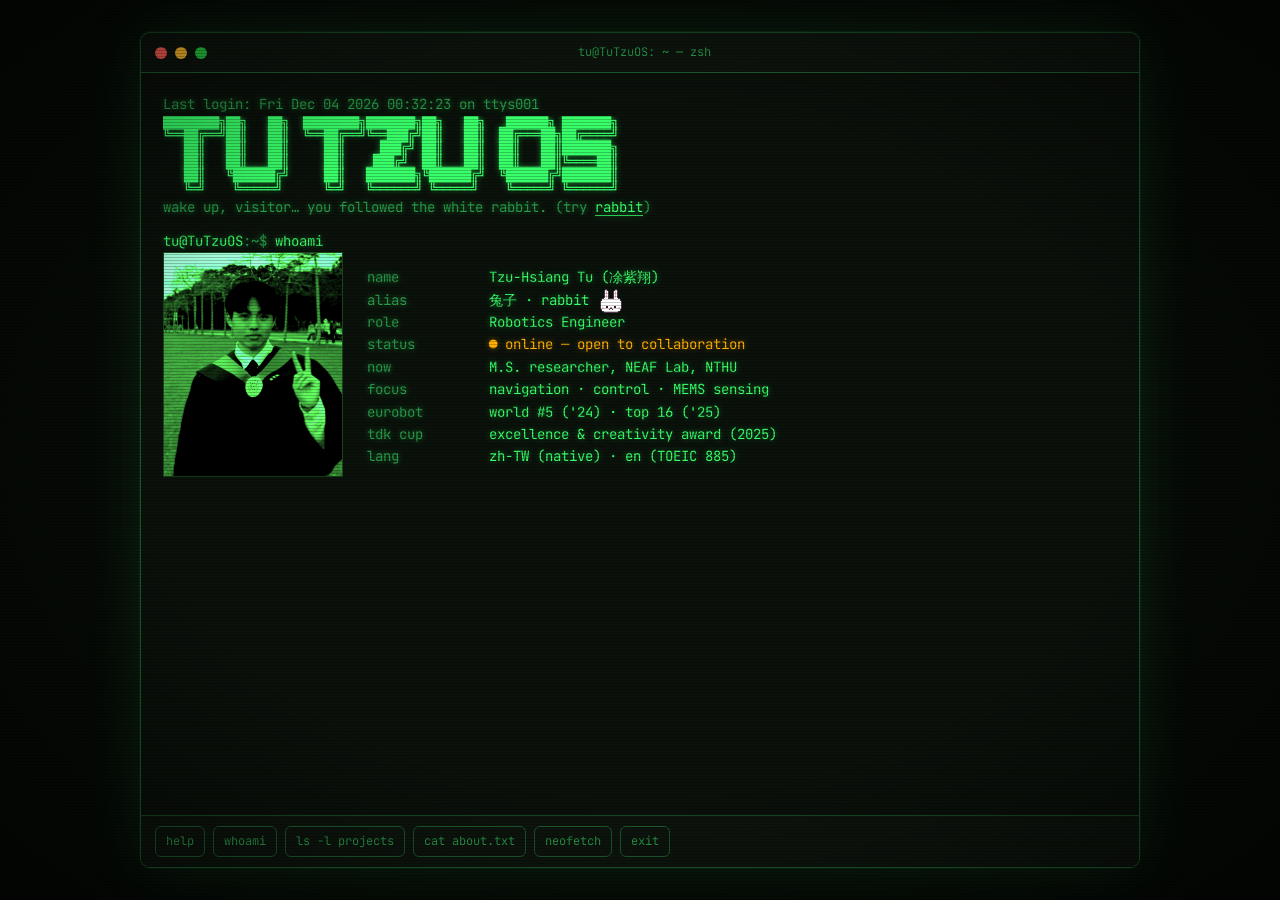
<file: terminal.html>
<!doctype html>
<html lang="en">
<head>
  <meta charset="utf-8" />
  <meta name="viewport" content="width=device-width,initial-scale=1" />
  <meta name="theme-color" content="#070b07">
  <meta name="robots" content="noindex">
  <title>tu@TuTzuOS: ~</title>
  <link rel="icon" type="image/svg+xml" href="images/favicon-terminal.svg">
  <link rel="preconnect" href="https://fonts.googleapis.com">
  <link rel="preconnect" href="https://fonts.gstatic.com" crossorigin>
  <link href="https://fonts.googleapis.com/css2?family=JetBrains+Mono:wght@400;500;700&display=swap" rel="stylesheet">
  <link rel="stylesheet" href="css/terminal.css">
</head>
<body>
  <main class="term-window" aria-label="Interactive terminal">
    <div class="term-bar">
      <a href="index.html" class="term-light red" aria-label="Close terminal and go home"></a>
      <span class="term-light yellow" aria-hidden="true"></span>
      <span class="term-light green" aria-hidden="true"></span>
      <span class="term-title">tu@TuTzuOS: ~ — zsh</span>
    </div>

    <div class="term-body" id="term-body">
      <div id="term-out" aria-live="polite"></div>
      <form class="term-line term-input-line" id="term-form" autocomplete="off" hidden>
        <span class="term-prompt" id="term-prompt"></span>
        <input id="term-in" class="term-in" type="text" spellcheck="false" autocapitalize="off" autocorrect="off" aria-label="Terminal command">
      </form>
    </div>

    <nav class="term-quick" aria-label="Quick commands">
      <button type="button" data-cmd="help">help</button>
      <button type="button" data-cmd="whoami">whoami</button>
      <button type="button" data-cmd="ls -l projects">ls -l projects</button>
      <button type="button" data-cmd="cat about.txt">cat about.txt</button>
      <button type="button" data-cmd="neofetch">neofetch</button>
      <button type="button" data-cmd="exit">exit</button>
    </nav>
  </main>

  <noscript><p class="term-noscript">This terminal needs JavaScript. <a href="index.html">Back to the site →</a></p></noscript>
</body>
<script type="module" src="scripts/terminal.js"></script>
</html>
</file>
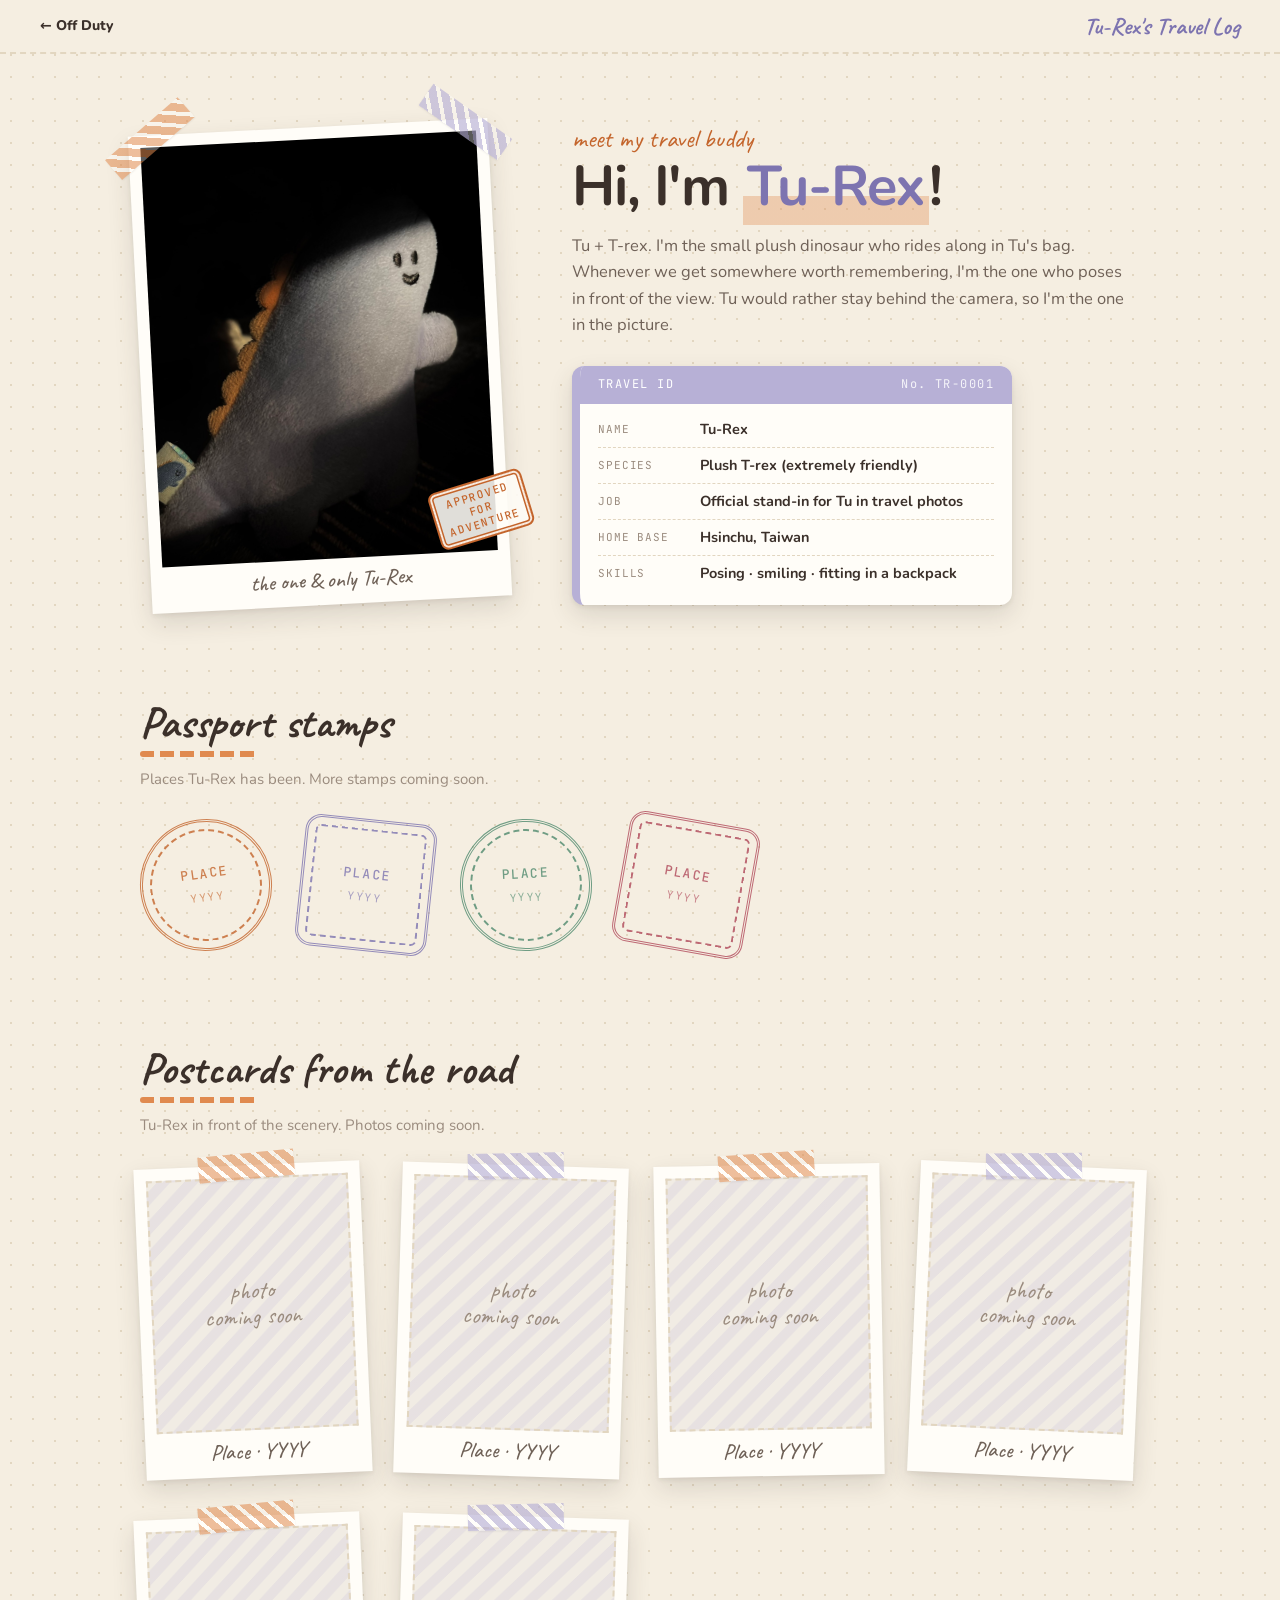
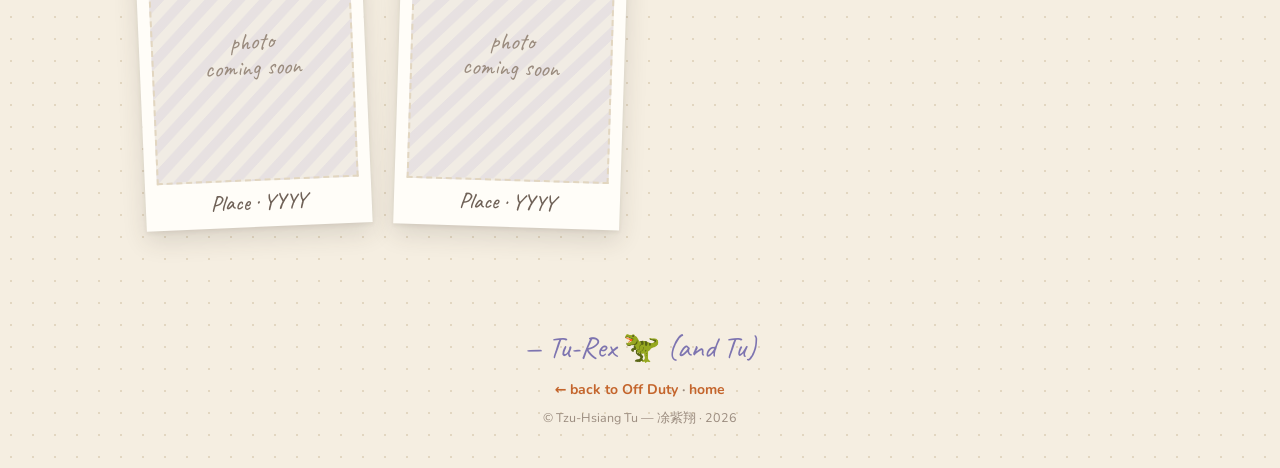
<file: tu-rex.html>
<!doctype html>
<html lang="en">
<head>
  <meta charset="utf-8" />
  <meta name="viewport" content="width=device-width,initial-scale=1" />
  <meta name="theme-color" content="#f5eee1">
  <title>Tu-Rex's Travel Log — Tzu-Hsiang Tu</title>
  <meta name="description" content="Tu-Rex, the plush dinosaur who stands in for me in travel photos.">
  <link rel="icon" type="image/svg+xml" href="images/favicon.svg">
  <link rel="apple-touch-icon" href="images/apple-touch-icon.png">
  <link rel="preconnect" href="https://fonts.googleapis.com">
  <link rel="preconnect" href="https://fonts.gstatic.com" crossorigin>
  <link href="https://fonts.googleapis.com/css2?family=Caveat:wght@500;700&family=Nunito:wght@400;600;700;800&family=JetBrains+Mono:wght@500&display=swap" rel="stylesheet">
  <link rel="stylesheet" href="css/tu-rex.css">
</head>
<body>

<nav class="tr-nav">
  <a href="life.html" class="tr-back">← Off Duty</a>
  <span class="tr-nav-title">Tu-Rex's Travel Log</span>
</nav>

<main class="tr-page">

  <!-- ============ HERO: who is Tu-Rex ============ -->
  <header class="tr-hero">
    <figure class="polaroid polaroid--hero">
      <span class="tape tape--tl" aria-hidden="true"></span>
      <span class="tape tape--tr" aria-hidden="true"></span>
      <img src="images/Tu-Rex.JPEG" alt="Tu-Rex, a lilac plush T-rex with orange back spikes and a stitched smile">
      <figcaption>the one &amp; only Tu-Rex</figcaption>
      <span class="hero-stamp" aria-hidden="true">APPROVED<br>FOR<br>ADVENTURE</span>
    </figure>

    <div class="tr-intro">
      <p class="tr-kicker">meet my travel buddy</p>
      <h1>Hi, I'm <span class="tr-name">Tu-Rex</span>!</h1>
      <p class="tr-lede">
        Tu + T-rex. I'm the small plush dinosaur who rides along in Tu's bag.
        Whenever we get somewhere worth remembering, I'm the one who poses in
        front of the view. Tu would rather stay behind the camera, so I'm the one in the picture.
      </p>

      <!-- passport-style ID -->
      <dl class="passport">
        <div class="passport-head">
          <span>TRAVEL ID</span>
          <span class="passport-no">No. TR-0001</span>
        </div>
        <div class="passport-row"><dt>Name</dt><dd>Tu-Rex</dd></div>
        <div class="passport-row"><dt>Species</dt><dd>Plush T-rex (extremely friendly)</dd></div>
        <div class="passport-row"><dt>Job</dt><dd>Official stand-in for Tu in travel photos</dd></div>
        <div class="passport-row"><dt>Home base</dt><dd>Hsinchu, Taiwan</dd></div>
        <div class="passport-row"><dt>Skills</dt><dd>Posing · smiling · fitting in a backpack</dd></div>
      </dl>
    </div>
  </header>

  <!-- ============ STAMPS: places visited ============ -->
  <section class="tr-section">
    <h2 class="tr-h2">Passport stamps</h2>
    <p class="tr-note">Places Tu-Rex has been. More stamps coming soon.</p>
    <!-- To add a place, copy one .stamp and change its text. -->
    <ul class="stamps">
      <li class="stamp stamp--a"><span class="stamp-place">Place</span><span class="stamp-date">YYYY</span></li>
      <li class="stamp stamp--b"><span class="stamp-place">Place</span><span class="stamp-date">YYYY</span></li>
      <li class="stamp stamp--c"><span class="stamp-place">Place</span><span class="stamp-date">YYYY</span></li>
      <li class="stamp stamp--d"><span class="stamp-place">Place</span><span class="stamp-date">YYYY</span></li>
    </ul>
  </section>

  <!-- ============ GALLERY ============ -->
  <section class="tr-section">
    <h2 class="tr-h2">Postcards from the road</h2>
    <p class="tr-note">Tu-Rex in front of the scenery. Photos coming soon.</p>
    <!--
      To add a photo: put it in images/tu-rex/, then replace a placeholder's
        <div class="polaroid-empty">…</div>
      with
        <img src="images/tu-rex/your-photo.jpg" alt="Tu-Rex at …" loading="lazy">
      and fill in the caption (place · date).
    -->
    <div class="gallery">
      <figure class="polaroid">
        <span class="tape tape--top" aria-hidden="true"></span>
        <div class="polaroid-empty"><span>photo<br>coming soon</span></div>
        <figcaption>Place · YYYY</figcaption>
      </figure>
      <figure class="polaroid">
        <span class="tape tape--top" aria-hidden="true"></span>
        <div class="polaroid-empty"><span>photo<br>coming soon</span></div>
        <figcaption>Place · YYYY</figcaption>
      </figure>
      <figure class="polaroid">
        <span class="tape tape--top" aria-hidden="true"></span>
        <div class="polaroid-empty"><span>photo<br>coming soon</span></div>
        <figcaption>Place · YYYY</figcaption>
      </figure>
      <figure class="polaroid">
        <span class="tape tape--top" aria-hidden="true"></span>
        <div class="polaroid-empty"><span>photo<br>coming soon</span></div>
        <figcaption>Place · YYYY</figcaption>
      </figure>
      <figure class="polaroid">
        <span class="tape tape--top" aria-hidden="true"></span>
        <div class="polaroid-empty"><span>photo<br>coming soon</span></div>
        <figcaption>Place · YYYY</figcaption>
      </figure>
      <figure class="polaroid">
        <span class="tape tape--top" aria-hidden="true"></span>
        <div class="polaroid-empty"><span>photo<br>coming soon</span></div>
        <figcaption>Place · YYYY</figcaption>
      </figure>
    </div>
  </section>

</main>

<footer class="tr-footer">
  <p class="tr-sign">— Tu-Rex 🦖 (and Tu)</p>
  <p class="tr-footer-links"><a href="life.html">← back to Off Duty</a> · <a href="index.html">home</a></p>
  <p class="tr-copy">© Tzu-Hsiang Tu — 凃紫翔 · 2026</p>
</footer>

</body>
</html>
</file>
<file: css/style.css>
/* =========================================================
   Design tokens — Neumorphism (soft extruded UI)
   Every surface shares the page background; depth comes only
   from paired light/dark shadows (--raise / --inset).
   ========================================================= */
:root{
  --bg: #e4e8ef;
  --hi: #ffffff;
  --lo: #bcc3cf;

  --ink: #283041;
  --text: #333a4a;
  --text-muted: #586073;
  --text-faint: #7a8295;

  --accent: #5263f5;
  --ok: #2f9e6b;

  --raise: 9px 9px 18px var(--lo), -9px -9px 18px var(--hi);
  --raise-sm: 5px 5px 10px var(--lo), -5px -5px 10px var(--hi);
  --raise-xs: 3px 3px 6px var(--lo), -3px -3px 6px var(--hi);
  --inset: inset 6px 6px 12px var(--lo), inset -6px -6px 12px var(--hi);
  --inset-sm: inset 3px 3px 6px var(--lo), inset -3px -3px 6px var(--hi);

  --radius: 24px;
  --radius-sm: 14px;

  --font-body: 'Nunito', system-ui, -apple-system, 'Segoe UI', Roboto, 'Helvetica Neue', Arial, 'Noto Sans TC', sans-serif;
  --font-mono: 'JetBrains Mono', ui-monospace, SFMono-Regular, monospace;

  --ease-reveal: cubic-bezier(.19,1,.22,1);
}

/* Dark scheme (index & projects; set by scripts/scheme.js). Same
   neumorphic recipe on a slate base: --hi is a slightly lighter edge,
   --lo a deep shadow. */
:root[data-scheme="dark"]{
  --bg: #23262e;
  --hi: #2e323b;
  --lo: #15171c;

  --ink: #eceff5;
  --text: #d3d8e2;
  --text-muted: #a9b0bf;
  --text-faint: #8b93a5;

  --accent: #8f9bff;
  --ok: #4fc890;

  --raise: 8px 8px 16px var(--lo), -6px -6px 14px var(--hi);
  --raise-sm: 5px 5px 10px var(--lo), -4px -4px 9px var(--hi);
  --raise-xs: 3px 3px 6px var(--lo), -2px -2px 5px var(--hi);
  --inset: inset 6px 6px 12px var(--lo), inset -5px -5px 10px var(--hi);
  --inset-sm: inset 3px 3px 6px var(--lo), inset -3px -3px 6px var(--hi);
  color-scheme: dark;
}
:root[data-scheme="dark"] .hero-title,
:root[data-scheme="dark"] .section-title,
:root[data-scheme="dark"] .case-intro h1{text-shadow:none;}
:root[data-scheme="dark"] .id-photo img{filter: brightness(.88) saturate(.95);}
:root[data-scheme="dark"] ::selection{color: var(--bg);}

*{box-sizing:border-box;}
html{scroll-behavior:smooth; scrollbar-width:thin; scrollbar-color: var(--lo) var(--bg);}
html,body{
  margin:0;
  min-height:100%;
  background: var(--bg);
  color: var(--text);
  font-family: var(--font-body);
  -webkit-font-smoothing: antialiased;
}
body{overflow-x:hidden;}
::selection{background: var(--accent); color:#fff;}
::-webkit-scrollbar{width:10px; height:10px;}
::-webkit-scrollbar-track{background: var(--bg);}
::-webkit-scrollbar-thumb{background: var(--lo); border-radius:8px; border:2px solid var(--bg);}
a{color: var(--accent); text-decoration:none; transition: color .2s ease;}
a:hover{color: var(--ink);}
img{max-width:100%;}
:focus-visible{outline:2px solid var(--accent); outline-offset:3px;}

/* retired decorative layers from earlier designs */
.grid-backdrop, .glow-layer, .id-corner, .id-photo .scanline, .checkpoint-scan{display:none;}

.site{position:relative; min-height:100vh;}

/* =========================================================
   Nav (floating raised pill)
   ========================================================= */
.site-nav{
  position:sticky; top:16px; z-index:50;
  display:flex; align-items:center; gap:12px;
  max-width:1160px;
  margin: 16px auto 0;
  width: calc(100% - 32px);
  padding: 10px 12px 10px 24px;
  background: var(--bg);
  border-radius:999px;
  box-shadow: var(--raise);
}
.nav-brand{
  font-weight:800; font-size:15px; letter-spacing:-0.01em;
  color: var(--ink);
  display:flex; align-items:center; gap:10px; flex-shrink:0;
  margin-right:auto;
}
a.nav-brand:hover{color: var(--accent);}
.nav-links{
  order:1; display:flex; gap:4px;
  font-size:14px; font-weight:700;
  color: var(--text-muted);
  overflow-x:auto; white-space:nowrap; scrollbar-width:none;
}
.nav-links::-webkit-scrollbar{display:none;}
.nav-links a{color:inherit; flex-shrink:0; padding:9px 14px; border-radius:999px; transition: box-shadow .2s ease, color .2s ease;}
.nav-links a:hover{color: var(--accent); box-shadow: var(--inset-sm);}

.scheme-toggle{
  order:2; flex-shrink:0; display:grid; place-items:center;
  width:42px; height:42px; padding:0;
  border:none; border-radius:50%;
  background: var(--bg); color: var(--accent);
  box-shadow: var(--raise-sm);
  cursor:pointer;
  transition: box-shadow .2s ease, color .2s ease;
}
.scheme-toggle:hover{box-shadow: var(--raise-xs);}
.scheme-toggle:active{box-shadow: var(--inset-sm);}
.scheme-toggle .icon-sun{display:none;}
:root[data-scheme="dark"] .scheme-toggle .icon-sun{display:block;}
:root[data-scheme="dark"] .scheme-toggle .icon-moon{display:none;}

.nav-toggle{
  order:3; display:none; flex-shrink:0;
  width:42px; height:42px; padding:0;
  border:none; border-radius:50%;
  background: var(--bg); box-shadow: var(--raise-sm);
  cursor:pointer;
  flex-direction:column; align-items:center; justify-content:center; gap:4px;
}
.nav-toggle[aria-expanded="true"]{box-shadow: var(--inset-sm);}
.nav-toggle span{
  display:block; width:18px; height:2px; background: var(--ink); border-radius:2px;
  transition: transform .25s ease, opacity .25s ease;
}
.nav-toggle[aria-expanded="true"] span:nth-child(1){transform: translateY(6px) rotate(45deg);}
.nav-toggle[aria-expanded="true"] span:nth-child(2){opacity:0;}
.nav-toggle[aria-expanded="true"] span:nth-child(3){transform: translateY(-6px) rotate(-45deg);}

/* =========================================================
   Buttons
   ========================================================= */
.btn{
  display:inline-flex; align-items:center; gap:10px;
  padding:14px 26px; border-radius: var(--radius-sm);
  font-family:inherit; font-weight:800; font-size:14.5px;
  color: var(--ink);
  background: var(--bg);
  border:none;
  box-shadow: var(--raise-sm);
  cursor:pointer;
  transition: box-shadow .2s ease, color .2s ease, transform .2s ease;
}
.btn:hover{color: var(--accent); box-shadow: var(--raise-xs);}
.btn:active{box-shadow: var(--inset-sm); transform: scale(.98);}
.btn-primary{color: var(--accent);}

/* =========================================================
   Section scaffolding
   ========================================================= */
.section{
  position:relative; z-index:1;
  max-width:1160px; margin:0 auto;
  padding: clamp(56px,8vw,112px) clamp(20px,5vw,64px);
}
.section-narrow{max-width:860px;}
.section-alt{position:relative; max-width:none;}
.section-alt > .section-inner{
  max-width:1160px; margin:0 auto; position:relative; z-index:1;
  padding: clamp(56px,8vw,112px) clamp(20px,5vw,64px);
}
.section-alt > .section-inner.section-narrow{max-width:860px;}
.section-label{
  display:inline-block;
  font-size:12px; font-weight:800; letter-spacing:0.1em; text-transform:uppercase;
  color: var(--accent);
  padding:7px 14px; border-radius:999px;
  box-shadow: var(--inset-sm);
  margin-bottom:18px;
}
.section-title{
  font-size: clamp(30px,3.6vw,46px); font-weight:800;
  line-height:1.1; letter-spacing:-0.025em;
  color: var(--ink);
  margin:0 0 48px;
  text-shadow: 1px 1px 1px var(--hi);
}
.section-title.tight{margin-bottom:18px;}

.reveal{
  opacity:0; transform: translateY(24px);
  transition: opacity .9s var(--ease-reveal), transform .9s var(--ease-reveal);
}
.reveal.is-visible{opacity:1; transform:none;}

/* =========================================================
   Hero
   ========================================================= */
.hero{
  position:relative; z-index:1;
  min-height: calc(92vh - 80px);
  display:grid; grid-template-columns: repeat(auto-fit, minmax(300px,1fr));
  align-items:center; gap: clamp(40px,6vw,88px);
  padding: clamp(40px,6vw,88px) clamp(20px,5vw,64px);
  max-width:1160px; margin:0 auto;
}
.hero-copy{position:relative; z-index:1;}
.eyebrow{
  font-size:12.5px; font-weight:800; letter-spacing:0.1em; text-transform:uppercase;
  color: var(--accent); margin-bottom:22px;
}
.hero-title{
  font-size: clamp(40px,5.4vw,74px); line-height:1.04; font-weight:800;
  letter-spacing:-0.035em; color: var(--ink);
  margin:0 0 26px;
  text-shadow: 2px 2px 2px var(--hi);
}
.gradient-text{color: var(--accent);}
.hero-desc{font-size:18px; line-height:1.7; color: var(--text-muted); max-width:540px; margin:0 0 36px;}
.hero-actions{display:flex; gap:18px; flex-wrap:wrap;}
.hero-stats{
  display:grid; grid-template-columns: repeat(3, minmax(0,1fr)); gap:18px;
  margin-top:52px; max-width:540px;
}
.hero-stats > div{
  padding:18px 16px; border-radius: var(--radius-sm);
  box-shadow: var(--inset);
}
.stat-num{font-size:24px; font-weight:800; letter-spacing:-0.02em; color: var(--accent);}
.stat-label{font-size:11.5px; font-weight:700; color: var(--text-faint); margin-top:4px; text-transform:uppercase; letter-spacing:0.05em;}

/* Profile card (the old "ID card") */
.id-card-wrap{position:relative; z-index:1; justify-self:center;}
.id-card{
  position:relative; width:min(370px,84vw);
  border-radius: 32px; padding:20px;
  background: var(--bg);
  box-shadow: var(--raise);
}
.id-head{
  display:flex; justify-content:space-between; align-items:center;
  font-size:11.5px; font-weight:800; letter-spacing:0.08em; text-transform:uppercase;
  color: var(--text-faint);
  padding: 2px 6px 16px;
}
.id-status{
  display:inline-flex; align-items:center; gap:6px;
  color: var(--ok);
  padding:5px 10px; border-radius:999px; box-shadow: var(--inset-sm);
}
.id-photo{
  position:relative; border-radius:22px; overflow:hidden; aspect-ratio:4/5;
  padding:10px; box-shadow: var(--inset);
}
.id-photo img{
  width:100%; height:100%; border-radius:14px;
  object-fit:cover; object-position:50% 30%;
  display:block;
}
.id-name{font-size:21px; font-weight:800; letter-spacing:-0.015em; color: var(--ink); margin:20px 6px 0;}
.id-name-zh{font-size:13px; font-weight:600; color: var(--text-faint); margin:3px 6px 0;}
.id-meta-grid{display:grid; grid-template-columns:1fr 1fr; gap:12px; margin:18px 0 0;}
.id-meta-cell{padding:12px 14px; border-radius: var(--radius-sm); box-shadow: var(--inset-sm);}
.id-meta-label{font-size:10.5px; font-weight:800; text-transform:uppercase; letter-spacing:0.06em; color: var(--text-faint);}
.id-meta-value{margin-top:4px; font-size:13px; font-weight:700; color: var(--ink);}
.id-meta-cell.full{grid-column:1/-1;}

/* =========================================================
   About
   ========================================================= */
.about-grid{display:grid; grid-template-columns: repeat(auto-fit, minmax(260px,1fr)); gap: clamp(32px,6vw,88px);}
.about-lead{font-size:20px; line-height:1.65; color: var(--ink); margin:0 0 24px; font-weight:600;}
.about-body{font-size:16.5px; line-height:1.75; color: var(--text-muted); margin:0 0 32px;}
.section-intro-text{max-width:620px; margin-bottom:48px;}
.trait-tags{display:flex; gap:14px; flex-wrap:wrap;}
.trait{
  font-size:13.5px; font-weight:800; color: var(--text);
  padding:10px 18px; border-radius:999px;
  box-shadow: var(--raise-sm);
}
.trait.purple{color: var(--accent);}

/* =========================================================
   Skills network
   ========================================================= */
.skills-layout{
  display:grid; grid-template-columns: repeat(auto-fit, minmax(280px,1fr));
  gap: clamp(32px,5vw,72px); align-items:center;
}
.network{position:relative; width:100%; max-width:540px; aspect-ratio:1; margin:0 auto;}
.network svg{position:absolute; inset:0; width:100%; height:100%; z-index:0; overflow:visible;}
.network line{transition: stroke .25s ease, stroke-width .25s ease;}
.hub{
  position:absolute; left:50%; top:50%; transform:translate(-50%,-50%);
  width: clamp(96px,22%,136px); height: clamp(96px,22%,136px); border-radius:50%;
  background: var(--bg); color: var(--accent);
  box-shadow: var(--raise);
  display:flex; flex-direction:column; align-items:center; justify-content:center;
  text-align:center; z-index:2; padding:8px; cursor:pointer;
  font-weight:800; font-size: clamp(12px,1.6vw,15px); line-height:1.2;
  transition: box-shadow .2s ease;
}
.hub:active{box-shadow: var(--inset);}
.node{
  position:absolute; transform: translate(-50%,-50%);
  width: clamp(80px,17vw,108px); height: clamp(80px,17vw,108px); border-radius:50%;
  cursor:pointer; z-index:1;
  background: var(--bg); box-shadow: var(--raise-sm);
  display:flex; flex-direction:column; align-items:center; justify-content:center;
  text-align:center; padding:6px;
  transition: box-shadow .25s ease;
}
.node:hover{box-shadow: var(--raise-xs);}
.node.active{box-shadow: var(--inset);}
.node-tag{font-size:9px; font-weight:800; text-transform:uppercase; letter-spacing:0.06em; color: var(--text-faint); margin-bottom:3px;}
.node.active .node-tag{color: var(--accent);}
.node-title{font-weight:800; font-size: clamp(10px,1.4vw,12.5px); line-height:1.15; color: var(--ink);}

.skills-detail{border-radius: var(--radius); padding:34px; min-height:220px; box-shadow: var(--raise);}
.skills-detail-tag{font-size:11.5px; font-weight:800; text-transform:uppercase; letter-spacing:0.08em; color: var(--accent); margin-bottom:10px;}
.skills-detail-title{font-size:24px; font-weight:800; letter-spacing:-0.02em; color: var(--ink); margin-bottom:12px;}
.skills-detail-desc{font-size:15px; line-height:1.7; color: var(--text-muted); margin:0 0 22px;}
.skills-detail-items{display:flex; flex-wrap:wrap; gap:10px;}
.skills-detail-items span{font-size:12.5px; font-weight:700; padding:7px 14px; border-radius:999px; box-shadow: var(--inset-sm); color: var(--text);}
.skills-detail-hint{margin-top:22px; font-size:12px; font-weight:600; color: var(--text-faint);}

/* =========================================================
   Research
   ========================================================= */
.research-grid{display:grid; grid-template-columns: repeat(auto-fit, minmax(270px,1fr)); gap:28px;}
.research-card{
  border-radius: var(--radius); padding:28px;
  display:flex; flex-direction:column; gap:12px;
  box-shadow: var(--raise);
}
.research-head{display:flex; align-items:center; justify-content:space-between; gap:10px;}
.badge{
  font-size:10.5px; font-weight:800; letter-spacing:0.08em; text-transform:uppercase;
  padding:6px 12px; border-radius:999px; box-shadow: var(--inset-sm); color: var(--text-muted);
}
.badge.active{color: var(--ok);}
.badge.progress{color: var(--accent);}
.research-period{font-size:12px; font-weight:700; color: var(--text-faint);}
.research-title{font-size:17.5px; font-weight:800; line-height:1.35; color: var(--ink);}
.research-desc{font-size:14.5px; line-height:1.65; color: var(--text-muted); margin:0;}

/* =========================================================
   Timeline (inset groove with raised beads)
   ========================================================= */
.timeline{position:relative; padding-left:44px;}
.timeline::before{
  content:""; position:absolute; left:8px; top:4px; bottom:4px; width:8px;
  border-radius:8px; box-shadow: var(--inset-sm);
}
.timeline-item{position:relative; padding-bottom:34px;}
.timeline-item:last-child{padding-bottom:0;}
.timeline-dot{
  position:absolute; left:-42px; top:2px; width:20px; height:20px; border-radius:50%;
  background: var(--bg); box-shadow: var(--raise-xs);
}
.timeline-dot::after{content:""; position:absolute; inset:6px; border-radius:50%; background: var(--text-faint);}
.timeline-dot.purple::after, .timeline-dot.cyan::after{background: var(--accent);}
.timeline-date{font-size:12px; font-weight:800; color: var(--accent); text-transform:uppercase; letter-spacing:0.06em; margin-bottom:6px;}
.timeline-title{font-size:17px; font-weight:800; color: var(--ink); margin-bottom:4px;}
.timeline-detail{font-size:14.5px; color: var(--text-muted); line-height:1.6;}

/* =========================================================
   Milestones
   ========================================================= */
.milestones-grid{display:grid; grid-template-columns: repeat(auto-fit, minmax(260px,1fr)); gap:28px;}
.milestone-card{
  border-radius: var(--radius); padding:30px;
  box-shadow: var(--raise);
  transition: box-shadow .25s ease;
}
.milestone-card:hover{box-shadow: var(--raise-sm);}
.milestone-rank{
  width:76px; height:76px; border-radius:50%;
  display:grid; place-items:center;
  box-shadow: var(--inset);
  font-size:24px; font-weight:800; color: var(--accent);
  margin-bottom:22px;
}
.milestone-meta{font-size:11.5px; font-weight:800; color: var(--text-faint); text-transform:uppercase; letter-spacing:0.08em; margin-bottom:8px;}
.milestone-title{font-size:18.5px; font-weight:800; line-height:1.3; color: var(--ink); margin-bottom:10px;}
.milestone-desc{font-size:14.5px; line-height:1.65; color: var(--text-muted); margin:0;}

/* =========================================================
   Projects preview / cards
   ========================================================= */
.projects-head{display:flex; justify-content:space-between; align-items:flex-end; margin-bottom:44px; flex-wrap:wrap; gap:16px;}
.projects-all-link{
  font-size:14px; font-weight:800; color: var(--accent);
  padding:11px 20px; border-radius:999px; box-shadow: var(--raise-sm);
}
.projects-all-link:hover{color: var(--accent); box-shadow: var(--inset-sm);}
.projects-grid{display:grid; grid-template-columns: repeat(auto-fit, minmax(280px,1fr)); gap:28px;}
.project-card{
  border-radius: var(--radius); padding:30px;
  display:flex; flex-direction:column; gap:16px;
  color:inherit; box-shadow: var(--raise);
  transition: box-shadow .3s ease;
}
.project-card:hover{color:inherit; box-shadow: var(--inset);}
.project-meta{font-size:11.5px; font-weight:800; color: var(--text-faint); text-transform:uppercase; letter-spacing:0.06em;}
.project-title{font-size:20px; font-weight:800; line-height:1.28; color: var(--ink); letter-spacing:-0.01em;}
.project-blurb{font-size:14.5px; line-height:1.65; color: var(--text-muted); margin:0; flex:1;}
.tag-row{display:flex; flex-wrap:wrap; gap:10px;}
.tag-row .tag{font-size:12px; font-weight:700; padding:6px 12px; border-radius:999px; box-shadow: var(--raise-xs); color: var(--text);}
.project-cta{font-size:13.5px; font-weight:800; color: var(--accent);}

/* =========================================================
   Contact / footer
   ========================================================= */
.contact-box{
  border-radius: 36px; box-shadow: var(--raise);
  padding: clamp(48px,7vw,88px) clamp(24px,6vw,72px);
  text-align:center; position:relative; z-index:1;
}
.contact-desc{font-size:17px; color: var(--text-muted); max-width:520px; margin:0 auto 34px; line-height:1.6;}
.contact-actions{display:flex; gap:18px; justify-content:center; flex-wrap:wrap;}
.site-footer{margin-top:56px; padding-top:24px; font-size:13px; font-weight:600; color: var(--text-faint); text-align:center;}
footer.site-footer{padding: 40px clamp(20px,5vw,64px) 64px; margin-top:0;}
.case-page-footer{position:relative; z-index:1; text-align:center;}
.case-page-footer .footer-copyright{margin-top:32px;}

/* tiny terminal easter-egg entrance in the footer */
.term-egg{
  display:inline-grid; place-items:center;
  width:30px; height:30px; margin-left:10px; vertical-align:middle;
  border-radius:9px; box-shadow: var(--raise-xs);
  font-family: var(--font-mono); font-size:11px; font-weight:700;
  color: var(--text-faint); opacity:.55;
  transition: opacity .2s ease, color .2s ease, box-shadow .2s ease;
}
.term-egg:hover{opacity:1; color: var(--ok); box-shadow: var(--inset-sm);}

/* =========================================================
   Case study pages (projects.html)
   ========================================================= */
.case-intro{position:relative; z-index:1; max-width:1000px; margin:0 auto; padding: clamp(56px,8vw,104px) clamp(20px,5vw,64px) clamp(24px,4vw,40px);}
.case-intro h1{font-size: clamp(36px,5vw,58px); font-weight:800; letter-spacing:-0.035em; color: var(--ink); margin:0 0 22px; line-height:1.06; text-shadow: 2px 2px 2px var(--hi);}
.case-intro p{font-size:17.5px; line-height:1.7; color: var(--text-muted); max-width:640px; margin:0;}

.case-study{position:relative; z-index:1; max-width:1000px; margin:0 auto; padding: clamp(28px,4vw,48px) clamp(20px,5vw,64px);}
.case-study .case-inner{
  border-radius: 36px; box-shadow: var(--raise);
  padding: clamp(28px,5vw,56px);
}

.case-badges{display:flex; align-items:center; gap:14px; flex-wrap:wrap; margin-bottom:18px;}
.case-badge{font-size:11px; font-weight:800; padding:7px 14px; border-radius:999px; text-transform:uppercase; letter-spacing:0.06em; box-shadow: var(--inset-sm); color: var(--accent);}
.case-meta{font-size:12.5px; font-weight:700; color: var(--text-faint);}
.case-study h2{font-size: clamp(28px,3.6vw,42px); font-weight:800; letter-spacing:-0.03em; color: var(--ink); margin:0 0 30px; line-height:1.12;}

.case-cols{display:grid; grid-template-columns: repeat(auto-fit, minmax(240px,1fr)); gap:32px; margin-bottom:36px;}
.case-col-label{font-size:11.5px; font-weight:800; text-transform:uppercase; letter-spacing:0.08em; color: var(--accent); margin-bottom:10px;}
.case-col p{font-size:15.5px; line-height:1.75; color: var(--text); margin:0;}

.case-box{border-radius: var(--radius); box-shadow: var(--inset); padding:28px; margin-bottom:34px;}
.case-box .case-col-label{margin-bottom:16px;}
.case-box p{font-size:14.5px; line-height:1.7; color: var(--text-muted); margin:0;}
.case-box p.case-box-note{margin-top:20px; margin-bottom:14px;}
.case-box p.case-box-note:last-child{margin-bottom:0;}
.flow-row{display:flex; flex-wrap:wrap; align-items:center; gap:12px; font-size:13px; font-weight:700;}
.flow-chip{padding:10px 16px; border-radius:12px; box-shadow: var(--raise-sm); color: var(--ink);}
.flow-chip.highlight{color: var(--accent);}
.flow-arrow{color: var(--text-faint);}

.case-stats-row{
  display:grid; grid-template-columns: repeat(auto-fit, minmax(140px,1fr)); gap:18px;
  margin-bottom:32px;
}
.case-stats-row > div{padding:18px; border-radius: var(--radius-sm); box-shadow: var(--raise-sm);}
.case-stat-num{font-size:26px; font-weight:800; letter-spacing:-0.02em; color: var(--accent);}
.case-stat-label{font-size:11.5px; font-weight:700; color: var(--text-faint); text-transform:uppercase; letter-spacing:0.05em; margin-top:4px;}

.case-callout{border-radius: var(--radius); box-shadow: var(--inset-sm); padding:24px 26px; margin-bottom:28px; position:relative;}
.case-callout::before{content:""; position:absolute; left:0; top:22px; bottom:22px; width:4px; border-radius:4px; background: var(--accent);}
.case-callout p{font-size:15.5px; line-height:1.75; color: var(--text); margin:0 0 14px;}
.case-callout p:last-child{margin-bottom:0;}

/* =========================================================
   Experiments log
   ========================================================= */
.log-filters{display:flex; flex-wrap:wrap; gap:14px; margin-bottom:32px;}
.filter-btn{
  font-family:inherit; font-size:13px; font-weight:800;
  padding:10px 18px; border-radius:999px; border:none; cursor:pointer;
  background: var(--bg); color: var(--text-muted); box-shadow: var(--raise-sm);
  transition: box-shadow .2s ease, color .2s ease;
}
.filter-btn:hover{color: var(--accent);}
.filter-btn.active{color: var(--accent); box-shadow: var(--inset-sm);}
.log-list{display:flex; flex-direction:column; gap:18px;}
.log-entry{border-radius: var(--radius-sm); box-shadow: var(--raise-sm); transition: box-shadow .2s ease;}
.log-entry.open{box-shadow: var(--inset-sm);}
.log-entry-head{display:flex; align-items:center; gap:16px; padding:18px 22px; cursor:pointer; flex-wrap:wrap;}
.log-date{font-size:12px; font-weight:700; color: var(--text-faint); min-width:76px;}
.log-tag{font-size:10.5px; font-weight:800; text-transform:uppercase; letter-spacing:0.06em; padding:5px 11px; border-radius:999px; box-shadow: var(--raise-xs); color: var(--text-muted);}
.log-tag.purple{color: var(--accent);}
.log-title{font-size:15px; font-weight:800; color: var(--ink); flex:1; min-width:200px;}
.log-chevron{font-size:16px; color: var(--text-faint); transition: transform .2s ease;}
.log-entry.open .log-chevron{transform: rotate(180deg);}
.log-entry-body{padding:0 22px 22px; margin-left:92px; display:none;}
.log-entry.open .log-entry-body{display:block;}
.log-entry-body p{font-size:14.5px; line-height:1.7; color: var(--text-muted); margin:0 0 12px; max-width:640px;}
.log-outcome{font-size:13.5px; font-weight:800; color: var(--ink);}
.log-outcome.purple{color: var(--accent);}
.log-entry[hidden]{display:none;}

/* =========================================================
   Off Duty checkpoint ("I'm not a robot" entrance)
   ========================================================= */
.checkpoint-card{
  position:relative; max-width:440px; margin:0 auto;
  padding: clamp(24px,5vw,32px);
  border-radius: 32px; box-shadow: var(--raise);
}
.recaptcha-box{
  display:flex; align-items:center; justify-content:space-between; gap:16px;
  width:100%; padding:18px 20px; margin:0; border:none; background:none;
  font:inherit; color:inherit; text-align:left; cursor:pointer;
  border-radius: var(--radius-sm); box-shadow: var(--inset);
  transition: box-shadow .2s ease;
}
.recaptcha-box:hover:not(.is-checked){box-shadow: var(--inset-sm);}
.recaptcha-box:focus-visible{outline:2px solid var(--accent); outline-offset:3px;}
.recaptcha-row{display:flex; align-items:center; gap:14px; min-width:0;}
.recaptcha-checkbox{
  position:relative; display:block; width:30px; height:30px; flex-shrink:0; border-radius:9px;
  background: var(--bg); box-shadow: var(--raise-xs);
  transition: box-shadow .2s ease;
}
.recaptcha-box:hover .recaptcha-checkbox{box-shadow: var(--raise-sm);}
.recaptcha-box.is-checked .recaptcha-checkbox{box-shadow: var(--inset-sm);}
.recaptcha-check-mark{position:absolute; inset:0; opacity:0; transform: scale(.6); transition: opacity .15s ease, transform .15s ease;}
.recaptcha-check-mark::before{content:""; position:absolute; left:11px; top:5px; width:7px; height:13px; border-right:3px solid var(--ok); border-bottom:3px solid var(--ok); transform: rotate(45deg);}
.recaptcha-box.is-checked .recaptcha-check-mark{opacity:1; transform:scale(1);}
.recaptcha-spinner{position:absolute; inset:5px; border-radius:50%; border:2.5px solid var(--lo); border-top-color: var(--accent); opacity:0;}
.recaptcha-box.is-checking .recaptcha-spinner{opacity:1; animation: gateSpin .7s linear infinite;}
@keyframes gateSpin{to{transform: rotate(360deg);}}
.recaptcha-label{font-size:15px; font-weight:700; color: var(--ink);}
.recaptcha-brand{display:block; flex-shrink:0; text-align:center;}
.recaptcha-logo{display:block; font-size:22px; line-height:1; margin-bottom:2px;}
.recaptcha-fine{display:block; font-size:9.5px; font-weight:800; line-height:1.4; color: var(--text-faint); text-transform:uppercase; letter-spacing:0.04em;}
.recaptcha-fine span{opacity:.8;}
.checkpoint-note{font-size:13px; font-weight:600; color: var(--text-faint); margin:18px 0 0; min-height:32px; line-height:1.5;}

/* =========================================================
   Life page structure (themes live in css/life.css)
   ========================================================= */
.life-hero{position:relative; z-index:1; max-width:900px; margin:0 auto; padding: clamp(48px,8vw,96px) clamp(20px,5vw,64px) clamp(16px,3vw,32px); text-align:center;}
.life-hero h1{font-size: clamp(34px,5vw,58px); font-weight:800; letter-spacing:-0.03em; margin:0 0 20px; line-height:1.08;}
.life-hero p{font-size:17px; line-height:1.65; max-width:560px; margin:0 auto;}
.avatar-trigger-wrap{position:relative; z-index:1; display:flex; flex-direction:column; align-items:center; gap:12px; margin-bottom: clamp(48px,7vw,80px);}
.avatar-trigger{width:150px; height:150px; border-radius:50%; overflow:hidden; cursor:pointer; transition: transform .2s ease;}
.avatar-trigger:hover{transform: scale(1.04);}
.avatar-trigger img{width:100%; height:100%; object-fit:cover; object-position:50% 88%; transform: scale(1.8); cursor:pointer; display:block; transition: opacity .4s ease;}
.avatar-hint{font-size:12px;}
.name-hover{position:relative; display:inline-block;}
/* Fixed line box: the name is retyped from empty and switches between 24px (EN) and
   32px (ZH), so without it the layout below jumps whenever the text is cleared. */
.avatar-name{font-size:22px; font-weight:700; margin:0; height:44px; line-height:44px; cursor:pointer; white-space:nowrap; overflow:hidden; transition: transform .2s ease;}
.avatar-name:hover{transform: scale(1.025);}

/* 凃 seal stamped on the avatar's corner — the surname is 凃 (two dots), not the far
   more common 涂 (three dots); hover/tap/focus shows the note. Skinned in life.css. */
.avatar-stamp{position:relative;}
.name-seal{
  position:absolute; right:-16px; bottom:-8px; z-index:2;
  width:48px; height:48px; border-radius:12px;
  transform: rotate(-10deg); transition: transform .25s cubic-bezier(.3,1.6,.5,1);
  cursor:help; outline:none; -webkit-tap-highlight-color: transparent;
}
.name-seal img{display:block; width:100%; height:100%;}
.name-seal:hover, .name-seal:focus{transform: rotate(0) scale(1.12);}
.name-seal:focus-visible{box-shadow: 0 0 0 3px var(--accent);}
.name-seal::after{
  content: attr(data-tip);
  /* beside the seal, clear of the name below */
  position:absolute; left: calc(100% + 12px); top:50%;
  white-space:nowrap; font-size:13px; font-weight:700; color: var(--ink);
  padding:7px 12px; background:#fff;
  opacity:0; transform: translate(-4px, -50%); pointer-events:none;
  transition: opacity .2s ease, transform .2s ease;
}
.name-seal:hover::after, .name-seal:focus::after{opacity:1; transform: translate(0, -50%);}
/* narrow phones: no room beside it, so float it up-right of the seal (clear of the
   photo) and let it wrap onto two lines to stay inside the viewport */
@media (max-width: 520px){
  .name-seal::after{
    left:14px; top:auto; bottom: calc(100% + 6px);
    width:max-content; white-space:pre-line; text-align:center; line-height:1.35;
    transform: translateY(4px);
  }
  .name-seal:hover::after, .name-seal:focus::after{transform:none;}
}
@media (prefers-reduced-motion: reduce){
  .name-seal, .name-seal::after{transition:none;}
}
.hobbies-section{position:relative; z-index:1; max-width:880px; margin:0 auto; padding: 0 clamp(20px,5vw,64px) clamp(64px,8vw,96px);}
.hobbies-grid{display:grid; grid-template-columns: repeat(auto-fit, minmax(min(100%,320px),1fr)); gap:28px;}
.hobby-icon{font-size:30px; margin-bottom:14px;}
.hobby-title{font-size:18px; font-weight:700; margin-bottom:8px;}
.hobby-desc{font-size:14.5px; line-height:1.6; margin:0;}
/* Tu-Rex card: a whole-row link to tu-rex.html (colour set per theme in life.css) */
.hobby-card--link{display:block; grid-column:1/-1; color:inherit;}
.hobby-card--link:hover{color:inherit;}
.hobby-arrow{display:inline-block; transition: transform .2s ease;}
.hobby-card--link:hover .hobby-arrow, .hobby-card--link:focus-visible .hobby-arrow{transform: translateX(4px);}
/* Side projects: same card skin as the hobbies, but each card is an outbound link */
.side-projects{position:relative; z-index:1; max-width:880px; margin:0 auto; padding: 0 clamp(20px,5vw,64px) clamp(64px,8vw,96px);}
.side-projects-head{text-align:center; margin-bottom:36px;}
.side-projects-head h2{font-size: clamp(26px,3.6vw,38px); font-weight:800; letter-spacing:-0.02em; margin:0 0 12px; line-height:1.15;}
.side-projects-head p{font-size:16px; line-height:1.6; max-width:520px; margin:0 auto;}
.project-card{display:flex; flex-direction:column; color:inherit;}
.project-card:hover{color:inherit;}
.project-card .hobby-desc{flex:1;}
.project-card:hover .hobby-arrow, .project-card:focus-visible .hobby-arrow{transform: translate(3px,-3px);}
.project-meta{margin-top:16px; font-family:'JetBrains Mono', monospace; font-size:12px; letter-spacing:.02em;}

/* =========================================================
   Shared easter-egg overlays (raccoon / Demogorgon games)
   ========================================================= */
#page-root{
  position:relative;
  min-height:100%;
  transform-origin:center center;
  transition: transform 1.1s cubic-bezier(.86,0,.15,1);
}
body.flip #page-root{transform: rotate(180deg);}

#lightning-canvas{
  position:fixed; inset:0; z-index:9997; pointer-events:none;
  width:100%; height:100%;
}
body.lightning-flash::before{
  content:"";
  position:fixed; inset:0; z-index:9996;
  background: radial-gradient(circle, rgba(220,40,30,.4), rgba(10,8,20,.85));
  animation: lightningFlash .15s ease-in-out;
  pointer-events:none;
}
@keyframes lightningFlash{0%{opacity:0;}50%{opacity:1;}100%{opacity:0;}}

#game-banner{
  display:none;
  position:fixed; top:18%; left:50%; transform: translateX(-50%);
  z-index:9999;
  font-size:32px; font-weight:800;
  text-align:center; pointer-events:none;
  padding:14px 30px; border-radius:999px;
  background: var(--bg); color: var(--ink);
  box-shadow: var(--raise);
}
#game-banner.shrink{animation: bannerFade .5s ease forwards;}
#game-property{
  display:none;
  position:fixed; bottom:24px; right:24px; z-index:9999;
  font-family: var(--font-mono); font-size:13px; font-weight:700;
  padding:10px 18px; border-radius:999px;
  background: var(--bg); color: var(--accent);
  box-shadow: var(--raise-sm);
}
#crack-overlay{
  position:absolute; width:30vw; height:10vh; max-height:30vh;
  object-fit:cover; object-position:left bottom;
  cursor:help; z-index:0;
  filter: drop-shadow(0 0 4px #b30000);
}

@keyframes bannerFade{from{opacity:1;}to{opacity:0;}}

/* =========================================================
   Responsive
   ========================================================= */
@media (max-width: 720px){
  .site-nav{top:10px; margin-top:10px; width: calc(100% - 20px); padding-left:20px;}
  .hero{min-height:auto;}
  .id-card-wrap{order:-1;}
  .hero-stats{gap:12px;}
  .hero-stats > div{padding:14px 10px;}
  .stat-num{font-size:19px;}
  .log-entry-head{gap:10px;}
  .log-entry-body{margin-left:0;}
  .contact-actions{flex-direction:column; align-items:stretch;}
  .contact-actions .btn{justify-content:center;}
}

/* Collapse the nav into the hamburger menu before the home page's
   eight links run under the scheme toggle (they need ~970px). */
@media (max-width: 1024px){
  .nav-toggle{display:flex;}
  .nav-links{
    position:absolute; top: calc(100% + 12px); left:0; right:0;
    flex-direction:column; align-items:stretch; gap:4px;
    padding:12px;
    background: var(--bg); border-radius: var(--radius);
    box-shadow: var(--raise);
    overflow:hidden; max-height:0; opacity:0; visibility:hidden;
    transition: max-height .3s ease, opacity .2s ease;
  }
  .nav-links.is-open{max-height:75vh; opacity:1; visibility:visible; overflow-y:auto;}
  .nav-links a{padding:13px 16px;}
}

@media (prefers-reduced-motion: reduce){
  html{scroll-behavior:auto;}
  .reveal{opacity:1; transform:none; transition:none;}
}

/* =========================================================
   Rabbit details (nickname: 兔子 / Rabbit) — sprites from scripts/pixel-art.js
   ========================================================= */
.nav-bunny{display:inline-flex; width:24px; height:24px; margin:-4px 0 0 -4px;}
.nav-bunny svg{display:block;}
.name-bunny{display:inline-flex; width:24px; height:24px; vertical-align:-7px; margin:-6px 0 -4px 2px;}
.name-bunny svg{display:block;}

/* Off Duty footer: a white rabbit peeks up; click to fall down the rabbit hole (terminal.html) */
.life-footer{position:relative; overflow:hidden; padding-bottom:92px;}
.peek-rabbit{
  position:absolute; right: clamp(16px,8vw,96px); bottom:0;
  transform: translateY(56%);
  transition: transform .45s cubic-bezier(.34,1.56,.64,1);
}
.peek-rabbit:hover, .peek-rabbit:focus-visible{transform: translateY(0);}
.peek-rabbit-sprite{display:block; line-height:0;}
.peek-rabbit-bubble{
  position:absolute; bottom: calc(100% + 6px); right:0;
  padding:6px 12px; border-radius:12px;
  font-family: var(--font-mono); font-size:11.5px; font-weight:700; white-space:nowrap;
  background:#fff; color: var(--ink); box-shadow: 0 6px 18px rgba(40,30,60,.18);
  opacity:0; transform: translateY(6px);
  transition: opacity .25s ease, transform .25s ease;
}
.peek-rabbit:hover .peek-rabbit-bubble, .peek-rabbit:focus-visible .peek-rabbit-bubble{opacity:1; transform:none;}
@media (hover: none){
  .peek-rabbit{transform: translateY(40%);}
}
</file>
<file: css/life.css>
/* =========================================================
   Off Duty page skin — Neobrutalism (life.html only)
   Thick ink borders, hard offset shadows, loud flat fills.
   Scoped to <html class="offduty">; light / dark follows
   data-scheme from scripts/scheme.js, same as the other pages.
   Structural rules live in style.css; this file only skins them.
   ========================================================= */
:root.offduty{
  --bg:#fff8e7;
  --surface:#ffffff;            /* nav, chips, icon tiles */
  --ink:#111111;                /* text on the page and on surfaces */
  --text:#111111;
  --text-muted:#2b2b2b;
  --text-faint:#555555;
  --accent:#111111;
  --line:#111111;               /* borders + hard shadows */
  --on-pop:#111111;             /* text on the bright fills below */
  --on-pop-muted:#2b2b2b;
  --y:#ffd23f; --p:#ff8fd8; --b:#7ed7ff; --g:#a8f07c; --v:#b8a4ff;
  --edge: 3px solid var(--line);
  --hard: 6px 6px 0 var(--line);
  --hard-sm: 4px 4px 0 var(--line);
  --hard-lg: 9px 9px 0 var(--line);
  --font-body:'Lexend','Nunito',system-ui,sans-serif;
}
/* Dark: the page and surfaces go near-black and the ink lines turn cream,
   so the borders and hard shadows still read; the pop colours go a touch
   deeper (cards use them as outlines in dark — see below the cards). */
:root.offduty[data-scheme="dark"]{
  --bg:#16141d;
  --surface:#25222f;
  --ink:#f6efdd;
  --text:#f6efdd;
  --text-muted:#d6cfbf;
  --text-faint:#a8a192;
  --accent:#ffd23f;
  --line:#f6efdd;
  --y:#f2c230; --p:#f27fcb; --b:#5fc3ef; --g:#93dd66; --v:#a58ff0;
}

.offduty body{background: var(--bg);}
.offduty ::selection{background: var(--y); color: var(--on-pop);}

/* ---------- nav ---------- */
.offduty .site-nav{background: var(--surface); border: var(--edge); border-radius:14px; box-shadow: var(--hard);}
.offduty .nav-brand{font-weight:800; text-transform:uppercase; color: var(--ink);}
.offduty a.nav-brand:hover{color: var(--ink); text-decoration: underline 3px var(--y); text-underline-offset:4px;}
.offduty .nav-links{gap:8px; color: var(--ink); background: var(--surface);}
.offduty .nav-links a{border:2px solid var(--line); background: var(--surface); box-shadow:none;}
.offduty .nav-links a:hover{background: var(--y); color: var(--on-pop); box-shadow:none;}
.offduty .nav-toggle{background: var(--y); border: var(--edge); border-radius:10px; box-shadow: var(--hard-sm);}
.offduty .nav-toggle span{background: var(--on-pop);}

/* light/dark toggle: same moon/sun button as the home page, Neo-skinned */
.offduty .scheme-toggle{
  width:40px; height:40px; border-radius:10px;
  background: var(--surface); color: var(--ink);
  border: var(--edge); box-shadow: var(--hard-sm);
  transition: transform .12s ease, box-shadow .12s ease, background .12s ease;
}
.offduty .scheme-toggle:hover{background: var(--y); color: var(--on-pop); box-shadow: var(--hard-sm);}
.offduty .scheme-toggle:active{transform: translate(4px,4px); box-shadow:none;}

/* phones: tighten the nav so brand + toggle + hamburger fit on one row
   (the uppercase brand and thick borders are the widest case) */
@media (max-width: 420px){
  .offduty .site-nav{gap:8px; padding-left:16px;}
  .offduty .nav-brand{font-size:14px;}
}
@media (max-width: 360px){
  .offduty .site-nav{gap:6px; padding-left:14px; padding-right:10px;}
  .offduty .nav-brand{font-size:12px;}
}

/* ---------- hero + avatar ---------- */
.offduty .section-label{
  background: var(--p); color: var(--on-pop); border: var(--edge); border-radius:8px;
  box-shadow: var(--hard-sm); transform: rotate(-3deg);
}
.offduty .life-hero h1{font-weight:800; letter-spacing:-0.04em; color: var(--ink);}
.offduty .life-hero p{font-weight:500; color: var(--text-muted);}

.offduty .avatar-trigger{
  width:164px; height:164px; border-radius:20px;
  border: var(--edge); box-shadow: var(--hard); background: var(--b);
  transform: rotate(-3deg);
}
.offduty .avatar-trigger:hover{transform: rotate(0deg) scale(1.03);}
.offduty .avatar-name{font-weight:800; color: var(--ink);}
.offduty .avatar-hint{
  background: var(--y); border:2px solid var(--line); padding:5px 12px; border-radius:999px;
  color: var(--on-pop); font-weight:600;
}
.offduty .name-seal img{filter: drop-shadow(3px 3px 0 var(--line));}
.offduty .name-seal::after{background: var(--surface); color: var(--ink); border:2px solid var(--line); border-radius:8px; box-shadow: var(--hard-sm);}

/* ---------- cards ---------- */
.offduty .hobby-card{
  border: var(--edge); border-radius:16px; padding:28px; box-shadow: var(--hard);
  transition: transform .12s ease, box-shadow .12s ease;
}
.offduty .hobby-card:hover{transform: translate(-3px,-3px); box-shadow: var(--hard-lg);}
.offduty .hobby-card:nth-child(4n+1){--pop: var(--y);}
.offduty .hobby-card:nth-child(4n+2){--pop: var(--b);}
.offduty .hobby-card:nth-child(4n+3){--pop: var(--g);}
.offduty .hobby-card:nth-child(4n+4){--pop: var(--p);}
.offduty .hobby-card--link.hobby-card{--pop: var(--v);}  /* lilac, like the Tu-Rex plush */
.offduty .hobby-card{background: var(--pop);}
.offduty .hobby-icon{
  width:58px; height:58px; display:grid; place-items:center;
  background: var(--surface); border: var(--edge); border-radius:12px; box-shadow: var(--hard-sm);
}
.offduty .hobby-title{font-weight:800; color: var(--on-pop);}
.offduty .hobby-desc{color: var(--on-pop-muted);}
.offduty .side-projects-head h2{font-weight:800; letter-spacing:-0.04em; color: var(--ink);}
.offduty .side-projects-head p{font-weight:500; color: var(--text-muted);}
.offduty .project-meta{align-self:flex-start; background: var(--surface); border:2px solid var(--line); border-radius:8px; padding:4px 10px; color: var(--ink); font-weight:700;}

/* Dark: cards go dark too and each keeps its colour on the border, hard
   shadow, icon tile, title and meta chip instead of a full fill. */
.offduty[data-scheme="dark"] .hobby-card{background: var(--surface); border-color: var(--pop); box-shadow: 6px 6px 0 var(--pop);}
.offduty[data-scheme="dark"] .hobby-card:hover{box-shadow: 9px 9px 0 var(--pop);}
.offduty[data-scheme="dark"] .hobby-icon{background: var(--pop); border-color: var(--pop); box-shadow:none;}
.offduty[data-scheme="dark"] .hobby-title{color: var(--pop);}
.offduty[data-scheme="dark"] .hobby-desc{color: var(--text-muted);}
.offduty[data-scheme="dark"] .project-meta{border-color: var(--pop); color: var(--pop);}

/* ---------- footer ---------- */
.offduty footer.site-footer{color: var(--ink); font-weight:600;}
.offduty .peek-rabbit-bubble{background: var(--surface); color: var(--ink); border:2px solid var(--line); border-radius:8px; box-shadow: var(--hard-sm);}

/* ---------- minigame overlays ---------- */
.offduty #game-banner{background: var(--y); color: var(--on-pop); border: var(--edge); border-radius:14px; box-shadow: var(--hard);}
.offduty #game-property{background: var(--surface); color: var(--ink); border: var(--edge); box-shadow: var(--hard-sm);}
</file>
<file: css/terminal.css>
/* =========================================================
   Hidden terminal page (terminal.html) — green-phosphor CRT
   ========================================================= */
:root{
  --bg:#070b07;
  --panel:#0b110b;
  --bar:#0e150e;
  --g:#39ff6a;
  --g-soft:#9dffb6;
  --dim:#2a9a4a;
  --line:#1d5a2e;
  --amber:#ffb000;
  --red:#ff5f56;
  --font-mono:'JetBrains Mono', ui-monospace, SFMono-Regular, Menlo, monospace;
}

*{box-sizing:border-box;}
html,body{margin:0; min-height:100%; background: var(--bg); color: var(--g);}
body{
  font-family: var(--font-mono); font-size:14px; line-height:1.6;
  padding: clamp(10px,3vw,32px);
  min-height:100vh;
  display:flex; justify-content:center; align-items:flex-start;
}
body::after{
  content:""; position:fixed; inset:0; pointer-events:none; z-index:10;
  background: repeating-linear-gradient(0deg, rgba(0,0,0,.22) 0 1px, transparent 1px 3px);
}
body::before{
  content:""; position:fixed; inset:0; pointer-events:none; z-index:9;
  background: radial-gradient(ellipse at center, transparent 55%, rgba(0,0,0,.55) 100%);
}
::selection{background: var(--g); color: var(--bg);}
a{color: var(--g);}

.term-window{
  width:100%; max-width:1000px;
  height: calc(100vh - 2 * clamp(10px,3vw,32px));
  min-height:420px;
  display:flex; flex-direction:column;
  border:1px solid var(--line); border-radius:10px; overflow:hidden;
  background: var(--panel);
  box-shadow: 0 0 0 1px rgba(57,255,106,.05), 0 0 60px rgba(57,255,106,.12);
}

.term-bar{
  display:flex; align-items:center; gap:8px;
  padding:10px 14px; background: var(--bar); border-bottom:1px solid var(--line);
  font-size:12px; color: var(--dim);
}
.term-light{width:12px; height:12px; border-radius:50%; display:inline-block;}
.term-light.red{background: var(--red);}
.term-light.yellow{background:#ffbd2e;}
.term-light.green{background:#27c93f;}
.term-title{flex:1; text-align:center; margin-right:52px;}

.term-body{
  flex:1; overflow-y:auto; padding:20px 22px 28px;
  text-shadow: 0 0 6px rgba(57,255,106,.45);
  cursor:text;
  scrollbar-width:thin; scrollbar-color: var(--line) transparent;
}
#term-out > *{margin:0;}
.term-line{white-space:pre-wrap; word-break:break-word; min-height:1.6em;}
.term-prompt{color: var(--dim); white-space:pre;}
.term-prompt b{color: var(--g); font-weight:400;}
.term-cmd{color: var(--g);}
.term-dim{color: var(--dim);}
.term-amber{color: var(--amber); text-shadow: 0 0 6px rgba(255,176,0,.45);}
.term-err{color: var(--red); text-shadow: 0 0 6px rgba(255,95,86,.4);}
.term-soft{color: var(--g-soft);}
.term-gap{height:.8em;}

.term-banner{font-size: clamp(6px,1.25vw,12px); line-height:1.12; margin:6px 0 10px; white-space:pre; overflow:hidden;}

.term-input-line{display:flex; align-items:baseline; gap:0; margin-top:2px;}
.term-input-line[hidden]{display:none;}
.term-in{
  flex:1; min-width:0;
  font:inherit; color: var(--g); text-shadow:inherit;
  background:transparent; border:none; outline:none; padding:0;
  caret-color: var(--g);
}

/* typed-out (boot sequence) commands get a block cursor */
.term-cursor{
  display:inline-block; width:.6em; height:1.15em; vertical-align:-.2em;
  background: var(--g); animation: termBlink 1s steps(1) infinite;
}
@keyframes termBlink{50%{opacity:0;}}

/* whoami card */
.term-who{display:grid; grid-template-columns:180px 1fr; gap:24px; align-items:start; margin:10px 0 6px;}
.term-who img{
  width:100%; aspect-ratio:4/5; object-fit:cover; object-position:50% 30%;
  border:1px solid var(--line);
  filter: grayscale(1) contrast(1.35) brightness(.9) sepia(1) hue-rotate(70deg) saturate(3);
}
.term-kv{display:grid; grid-template-columns:110px 1fr; column-gap:12px;}
.term-kv dt{color: var(--dim);}
.term-kv dd{margin:0;}

/* ls -l table */
.term-ls{border-collapse:collapse; margin:4px 0;}
.term-ls td{padding:1px 22px 1px 0; vertical-align:top; white-space:nowrap;}
.term-ls td.note{white-space:normal; color: var(--g-soft);}
.term-ls tr:hover td{background: rgba(57,255,106,.08);}
.term-grid{display:flex; flex-wrap:wrap; gap:2px 26px;}

.term-link{
  color: var(--g); background:none; border:none; padding:0; font:inherit; cursor:pointer;
  text-decoration:underline; text-underline-offset:3px; text-shadow:inherit;
}
.term-link:hover, .term-link:focus-visible{background: var(--g); color: var(--bg); text-shadow:none; outline:none;}
.term-link.dir{font-weight:700;}

/* quick-command bar (mainly for touch devices) */
.term-quick{
  display:flex; gap:8px; flex-wrap:wrap;
  padding:10px 14px; border-top:1px solid var(--line); background: var(--bar);
}
.term-quick button{
  font:inherit; font-size:12px; color: var(--dim);
  background:transparent; border:1px solid var(--line); border-radius:6px;
  padding:5px 10px; cursor:pointer;
}
.term-quick button:hover, .term-quick button:focus-visible{color: var(--bg); background: var(--g); border-color: var(--g); outline:none;}

.term-noscript{position:fixed; inset:auto 0 40% 0; text-align:center;}

@media (max-width: 640px){
  body{font-size:12.5px;}
  .term-body{padding:14px 14px 22px;}
  .term-who{grid-template-columns:1fr;}
  .term-who img{max-width:160px;}
  .term-kv{grid-template-columns:82px 1fr;}
  .term-ls td.note{display:none;}
  .term-title{margin-right:0;}
}

@media (prefers-reduced-motion: reduce){
  .term-cursor{animation:none;}
}

/* pixel-art sprites (cat ~/.raccoon) — keep pixels crisp, no glow */
.term-pixel-art{display:block; margin:6px 0 8px; max-width:100%; height:auto; filter:none; image-rendering:pixelated;}

/* neofetch: logo | info, logo vertically centred; stacked on phones */
.term-neofetch{display:grid; grid-template-columns:auto 1fr; align-items:center; column-gap:36px; padding:10px 0 2px 12px;}
.term-neofetch-logo{margin:0; padding-top:.35em; font:inherit; line-height:1.15; white-space:pre;}
.term-neofetch-info > div{white-space:pre-wrap; word-break:break-word;}
@media (max-width: 640px){
  .term-neofetch{grid-template-columns:1fr; row-gap:12px; padding:12px 0 2px 0;}
  .term-neofetch-logo{padding-top:0; font-size:11px; line-height:1.2;}
}

/* tiny sprite inline with text (whoami alias) */
.term-inline-sprite{display:inline-block; vertical-align:-6px; margin:-4px 0 -2px 2px;}
</file>
<file: css/tu-rex.css>
/* =========================================================
   Tu-Rex's Travel Log (tu-rex.html only)
   Travel-journal look: dotted paper, polaroids held on with
   washi tape, a passport-style ID and rubber stamps.
   Colours come from Tu-Rex himself: lilac body, orange spikes.
   ========================================================= */
:root{
  --paper:#f5eee1;
  --paper-dot:#e2d6c0;
  --card:#fffdf8;
  --ink:#3b302a;
  --ink-soft:#6f6157;
  --ink-faint:#9a8b7e;
  --lilac:#b7b0d6;
  --lilac-deep:#7d74b0;
  --spike:#e08a4f;
  --spike-deep:#c4652c;
  --tape-a: rgba(224,138,79,.55);
  --tape-b: rgba(183,176,214,.65);
  --shadow: 0 2px 4px rgba(59,48,42,.08), 0 10px 24px rgba(59,48,42,.14);

  --font-body:'Nunito', system-ui, -apple-system, 'Segoe UI', Roboto, 'Noto Sans TC', sans-serif;
  --font-hand:'Caveat', 'Comic Sans MS', cursive;
  --font-mono:'JetBrains Mono', ui-monospace, monospace;
}

*{box-sizing:border-box;}
html{scroll-behavior:smooth;}
body{
  margin:0; color: var(--ink); font-family: var(--font-body); line-height:1.6;
  background-color: var(--paper);
  background-image: radial-gradient(var(--paper-dot) 1.2px, transparent 1.3px);
  background-size: 22px 22px;
}
a{color: var(--spike-deep); text-decoration:none;}
a:hover{text-decoration:underline; text-underline-offset:3px;}
img{max-width:100%; display:block;}

/* ---------- nav ---------- */
.tr-nav{
  position:sticky; top:0; z-index:10;
  display:flex; align-items:center; justify-content:space-between; gap:16px;
  padding: 14px clamp(16px,4vw,40px);
  background: rgba(245,238,225,.9); backdrop-filter: blur(6px);
  border-bottom: 2px dashed var(--paper-dot);
}
.tr-back{font-weight:800; font-size:14px; color: var(--ink);}
.tr-nav-title{font-family: var(--font-hand); font-size:24px; font-weight:700; color: var(--lilac-deep); line-height:1;}

.tr-page{max-width:1080px; margin:0 auto; padding: clamp(32px,6vw,72px) clamp(16px,4vw,40px) 40px;}

/* ---------- polaroid + tape (shared) ---------- */
.polaroid{
  position:relative; margin:0;
  background: var(--card); padding:12px 12px 0;
  box-shadow: var(--shadow);
  transform: rotate(var(--tilt, 0deg));
  transition: transform .25s ease;
}
.polaroid img, .polaroid-empty{aspect-ratio: 4/5; width:100%; object-fit:cover;}
.polaroid figcaption{
  font-family: var(--font-hand); font-size:22px; font-weight:500; color: var(--ink-soft);
  text-align:center; padding: 8px 4px 12px; line-height:1.2;
}
.polaroid:hover{transform: rotate(0deg) scale(1.02);}

.tape{
  position:absolute; width:96px; height:26px; z-index:1;
  background: repeating-linear-gradient(45deg, var(--tape-a) 0 8px, rgba(255,255,255,.35) 8px 12px);
  box-shadow: 0 1px 2px rgba(0,0,0,.06);
}
.tape--top{top:-12px; left:50%; transform: translateX(-50%) rotate(-3deg);}
.tape--tl{top:-10px; left:-26px; transform: rotate(-38deg);}
.tape--tr{top:-10px; right:-26px; transform: rotate(38deg);
  background: repeating-linear-gradient(45deg, var(--tape-b) 0 8px, rgba(255,255,255,.35) 8px 12px);}

/* ---------- hero ---------- */
.tr-hero{
  display:grid; grid-template-columns: minmax(0, 360px) minmax(0, 1fr);
  gap: clamp(32px,6vw,72px); align-items:center;
}
.polaroid--hero{--tilt:-3deg;}
.polaroid--hero img{object-position: 60% 40%;}
/* rubber stamp slapped over the photo's corner */
.hero-stamp{
  position:absolute; right:-22px; bottom:58px; z-index:1;
  font-family: var(--font-mono); font-size:11px; font-weight:500; line-height:1.25; text-align:center; letter-spacing:.1em;
  color: var(--spike-deep); background: rgba(255,253,248,.88);
  border: 2.5px solid currentColor; border-radius:8px; padding: 7px 10px;
  box-shadow: inset 0 0 0 2px rgba(255,253,248,.88), inset 0 0 0 3.5px currentColor;
  transform: rotate(-14deg); pointer-events:none;
}

.tr-kicker{font-family: var(--font-hand); font-size:26px; color: var(--spike-deep); margin:0; line-height:1;}
.tr-intro h1{font-size: clamp(36px,5.5vw,56px); line-height:1.05; margin:6px 0 16px; letter-spacing:-0.02em;}
.tr-name{
  color: var(--lilac-deep);
  background: linear-gradient(transparent 62%, rgba(224,138,79,.35) 62%);
  padding: 0 4px;
}
.tr-lede{font-size:16.5px; color: var(--ink-soft); margin:0 0 28px; max-width:56ch;}

/* passport-style ID card */
.passport{
  position:relative; margin:0; max-width:440px;
  background: var(--card); border-radius:12px; padding: 0 18px 14px;
  box-shadow: var(--shadow);
  border-left: 8px solid var(--lilac);
  overflow:hidden;
}
.passport-head{
  display:flex; justify-content:space-between; align-items:center;
  margin: 0 -18px 8px; padding: 9px 18px;
  background: var(--lilac); color:#fff;
  font-family: var(--font-mono); font-size:12px; letter-spacing:.12em;
}
.passport-no{opacity:.85;}
.passport-row{display:grid; grid-template-columns: 92px 1fr; gap:10px; padding: 6px 0; border-bottom: 1px dashed var(--paper-dot);}
.passport-row:last-of-type{border-bottom:none;}
.passport dt{font-family: var(--font-mono); font-size:11px; text-transform:uppercase; letter-spacing:.08em; color: var(--ink-faint); padding-top:3px;}
.passport dd{margin:0; font-weight:700; font-size:14.5px;}

/* ---------- sections ---------- */
.tr-section{margin-top: clamp(56px,8vw,96px);}
.tr-h2{
  font-family: var(--font-hand); font-weight:700; font-size: clamp(34px,4.5vw,44px);
  line-height:1; margin:0; color: var(--ink);
}
.tr-h2::after{
  content:""; display:block; width:120px; height:6px; margin-top:6px; border-radius:6px;
  background: repeating-linear-gradient(90deg, var(--spike) 0 14px, transparent 14px 20px);
}
.tr-note{color: var(--ink-faint); margin: 10px 0 28px; font-size:15px;}

/* rubber stamps */
.stamps{list-style:none; margin:0; padding:0; display:flex; flex-wrap:wrap; gap: 22px 28px;}
.stamp{
  width:132px; height:132px; border-radius:50%;
  display:flex; flex-direction:column; align-items:center; justify-content:center; gap:4px;
  border: 3px double currentColor; outline: 2px dashed currentColor; outline-offset:-12px;
  font-family: var(--font-mono); text-transform:uppercase; letter-spacing:.1em; text-align:center;
  opacity:.8; transform: rotate(var(--tilt, 0deg));
}
.stamp-place{font-size:13px; font-weight:500;}
.stamp-date{font-size:11px; opacity:.8;}
.stamp--a{color: var(--spike-deep); --tilt:-8deg;}
.stamp--b{color: var(--lilac-deep); --tilt:6deg; border-radius:16px;}
.stamp--c{color: #4f8a6e; --tilt:-3deg;}
.stamp--d{color: #b0485a; --tilt:10deg; border-radius:16px;}

/* gallery */
.gallery{display:grid; grid-template-columns: repeat(auto-fill, minmax(220px, 1fr)); gap: 40px 32px;}
.gallery .polaroid:nth-child(4n+1){--tilt:-2.5deg;}
.gallery .polaroid:nth-child(4n+2){--tilt:1.8deg;}
.gallery .polaroid:nth-child(4n+3){--tilt:-1deg;}
.gallery .polaroid:nth-child(4n+4){--tilt:2.6deg;}
.gallery .polaroid:nth-child(even) .tape{background: repeating-linear-gradient(45deg, var(--tape-b) 0 8px, rgba(255,255,255,.35) 8px 12px);}
.polaroid-empty{
  display:grid; place-items:center;
  background:
    repeating-linear-gradient(-45deg, rgba(183,176,214,.18) 0 10px, transparent 10px 20px),
    #f1ece4;
  border: 2px dashed var(--paper-dot);
}
.polaroid-empty span{font-family: var(--font-hand); font-size:24px; color: var(--ink-faint); text-align:center; line-height:1.1;}

/* ---------- footer ---------- */
.tr-footer{text-align:center; padding: 56px 16px 40px; color: var(--ink-faint); font-size:14px;}
.tr-sign{font-family: var(--font-hand); font-size:30px; color: var(--lilac-deep); margin:0 0 8px;}
.tr-footer-links{margin:0 0 6px; font-weight:700;}
.tr-copy{margin:0; font-size:12.5px;}

/* ---------- responsive ---------- */
@media (max-width: 760px){
  .tr-hero{grid-template-columns: 1fr; justify-items:center; text-align:left;}
  .polaroid--hero{max-width:300px;}
  .tr-intro{width:100%;}
  .passport{max-width:none;}
}
@media (max-width: 420px){
  .tr-nav-title{font-size:20px;}
  .passport-row{grid-template-columns: 78px 1fr;}
  .hero-stamp{right:-10px;}
  .stamp{width:116px; height:116px;}
  .gallery{grid-template-columns: repeat(2, minmax(0,1fr)); gap: 28px 18px;}
  .polaroid{padding:8px 8px 0;}
  .polaroid figcaption{font-size:18px;}
  .polaroid-empty span{font-size:19px;}
}
@media (prefers-reduced-motion: reduce){
  html{scroll-behavior:auto;}
  .polaroid{transition:none;}
}
</file>
